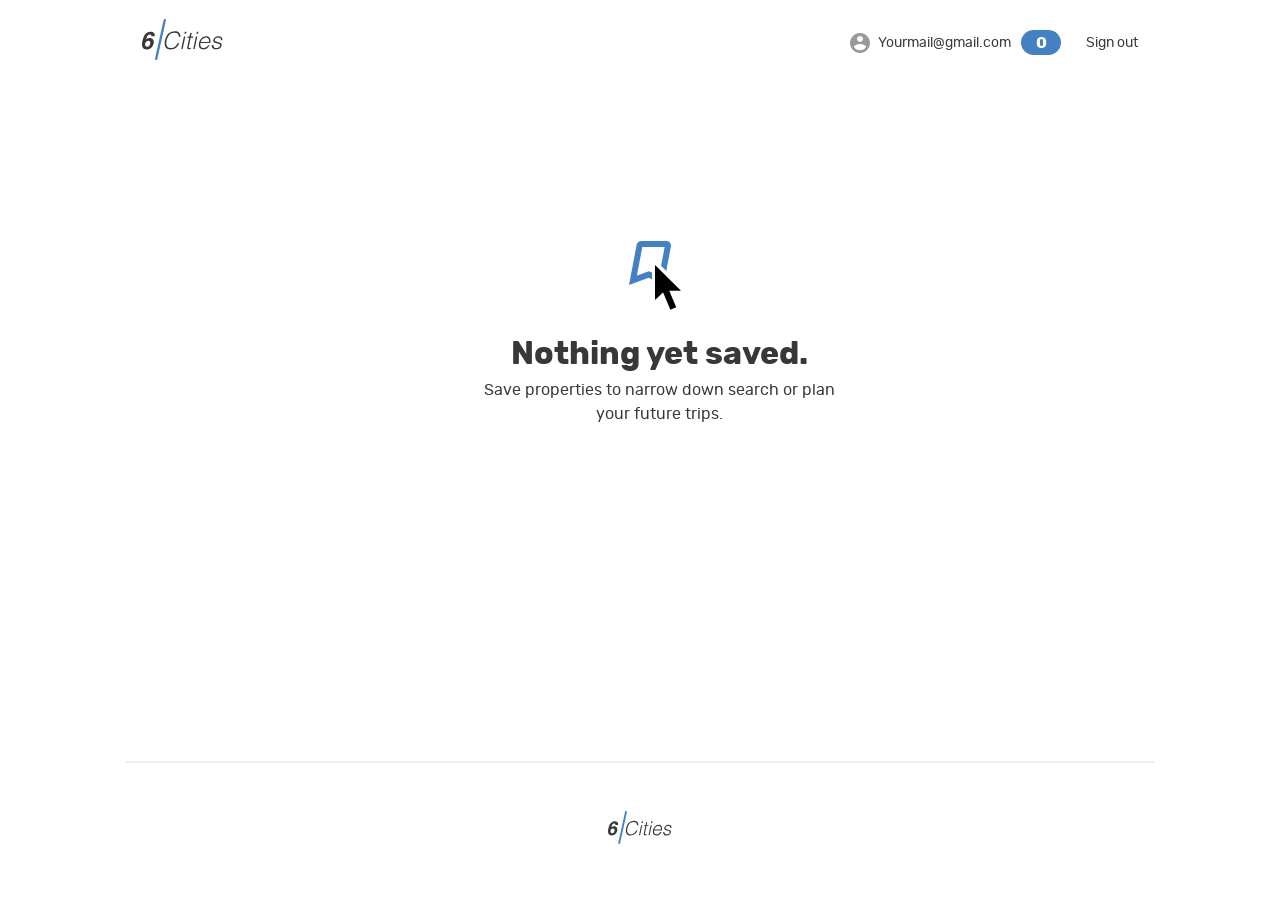
<file: markup/favorites-empty.html>
<!DOCTYPE html>
<html lang="en">
  <head>
    <meta charset="utf-8">
    <meta http-equiv="X-UA-Compatible" content="IE=edge">
    <meta name="viewport" content="width=device-width, initial-scale=1.0">
    <title>Rent service: favorites empty</title>
    <link rel="stylesheet" href="css/main.css">
  </head>

  <body>
    <div style="display: none">
      <!--
        Нет необходимости копировать данный блок в компоненты. Блок с `svg`-изображениями
        присутствует в разметке файла `index.html`.
      -->
      <svg xmlns="http://www.w3.org/2000/svg"><symbol id="icon-arrow-select" viewbox="0 0 7 4"><path fill-rule="evenodd" clip-rule="evenodd" d="M0 0l3.5 2.813L7 0v1.084L3.5 4 0 1.084V0z"></path></symbol><symbol id="icon-bookmark" viewbox="0 0 17 18"><path d="M3.993 2.185l.017-.092V2c0-.554.449-1 .99-1h10c.522 0 .957.41.997.923l-2.736 14.59-4.814-2.407-.39-.195-.408.153L1.31 16.44 3.993 2.185z"></path></symbol><symbol id="icon-star" viewbox="0 0 13 12"><path fill-rule="evenodd" clip-rule="evenodd" d="M6.5 9.644L10.517 12 9.451 7.56 13 4.573l-4.674-.386L6.5 0 4.673 4.187 0 4.573 3.549 7.56 2.483 12 6.5 9.644z"></path></symbol></svg>
    </div>

    <div class="page page--favorites-empty">
      <header class="header">
        <div class="container">
          <div class="header__wrapper">
            <div class="header__left">
              <a class="header__logo-link" href="main.html">
                <img class="header__logo" src="img/logo.svg" alt="Rent service logo" width="81" height="41">
              </a>
            </div>
            <nav class="header__nav">
              <ul class="header__nav-list">
                <li class="header__nav-item user">
                  <a class="header__nav-link header__nav-link--profile" href="#">
                    <div class="header__avatar-wrapper user__avatar-wrapper">
                    </div>
                    <span class="header__user-name user__name">Yourmail@gmail.com</span>
                    <span class="header__favorite-count">0</span>
                  </a>
                </li>
                <li class="header__nav-item">
                  <a class="header__nav-link" href="#">
                    <span class="header__signout">Sign out</span>
                  </a>
                </li>
              </ul>
            </nav>
          </div>
        </div>
      </header>

      <main class="page__main page__main--favorites page__main--favorites-empty">
        <div class="page__favorites-container container">
          <section class="favorites favorites--empty">
            <h1 class="visually-hidden">Favorites (empty)</h1>
            <div class="favorites__status-wrapper">
              <b class="favorites__status">Nothing yet saved.</b>
              <p class="favorites__status-description">Save properties to narrow down search or plan your future trips.</p>
            </div>
          </section>
        </div>
      </main>
      <footer class="footer">
        <a class="footer__logo-link" href="main.html">
          <img class="footer__logo" src="img/logo.svg" alt="Rent service logo" width="64" height="33">
        </a>
      </footer>
    </div>
  </body>
</html>
</file>
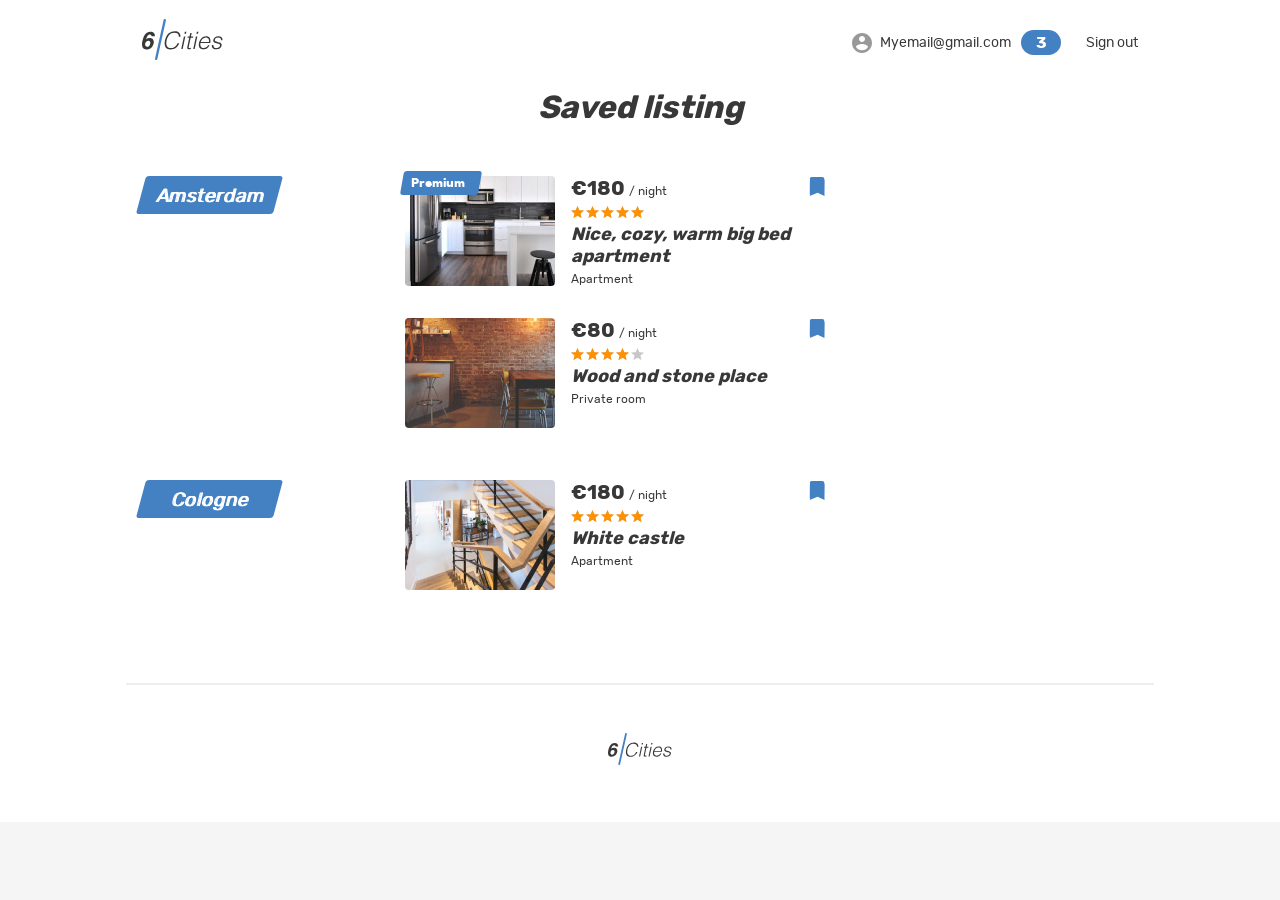
<file: markup/favorites.html>
<!DOCTYPE html>
<html lang="en">
  <head>
    <meta charset="utf-8">
    <meta http-equiv="X-UA-Compatible" content="IE=edge">
    <meta name="viewport" content="width=device-width, initial-scale=1.0">
    <title>Rent service: favorites</title>
    <link rel="stylesheet" href="css/main.css">
  </head>

  <body>
    <div style="display: none">
      <!--
        Нет необходимости копировать данный блок в компоненты. Блок с `svg`-изображениями
        присутствует в разметке файла `index.html`.
      -->
      <svg xmlns="http://www.w3.org/2000/svg"><symbol id="icon-arrow-select" viewbox="0 0 7 4"><path fill-rule="evenodd" clip-rule="evenodd" d="M0 0l3.5 2.813L7 0v1.084L3.5 4 0 1.084V0z"></path></symbol><symbol id="icon-bookmark" viewbox="0 0 17 18"><path d="M3.993 2.185l.017-.092V2c0-.554.449-1 .99-1h10c.522 0 .957.41.997.923l-2.736 14.59-4.814-2.407-.39-.195-.408.153L1.31 16.44 3.993 2.185z"></path></symbol><symbol id="icon-star" viewbox="0 0 13 12"><path fill-rule="evenodd" clip-rule="evenodd" d="M6.5 9.644L10.517 12 9.451 7.56 13 4.573l-4.674-.386L6.5 0 4.673 4.187 0 4.573 3.549 7.56 2.483 12 6.5 9.644z"></path></symbol></svg>
    </div>

    <div class="page">
      <header class="header">
        <div class="container">
          <div class="header__wrapper">
            <div class="header__left">
              <a class="header__logo-link" href="main.html">
                <img class="header__logo" src="img/logo.svg" alt="Rent service logo" width="81" height="41">
              </a>
            </div>
            <nav class="header__nav">
              <ul class="header__nav-list">
                <li class="header__nav-item user">
                  <a class="header__nav-link header__nav-link--profile" href="#">
                    <div class="header__avatar-wrapper user__avatar-wrapper">
                    </div>
                    <span class="header__user-name user__name">Myemail@gmail.com</span>
                    <span class="header__favorite-count">3</span>
                  </a>
                </li>
                <li class="header__nav-item">
                  <a class="header__nav-link" href="#">
                    <span class="header__signout">Sign out</span>
                  </a>
                </li>
              </ul>
            </nav>
          </div>
        </div>
      </header>

      <main class="page__main page__main--favorites">
        <div class="page__favorites-container container">
          <section class="favorites">
            <h1 class="favorites__title">Saved listing</h1>
            <ul class="favorites__list">
              <li class="favorites__locations-items">
                <div class="favorites__locations locations locations--current">
                  <div class="locations__item">
                    <a class="locations__item-link" href="#">
                      <span>Amsterdam</span>
                    </a>
                  </div>
                </div>
                <div class="favorites__places">
                  <article class="favorites__card place-card">
                    <div class="place-card__mark">
                      <span>Premium</span>
                    </div>
                    <div class="favorites__image-wrapper place-card__image-wrapper">
                      <a href="#">
                        <img class="place-card__image" src="img/apartment-small-03.jpg" width="150" height="110" alt="Place image">
                      </a>
                    </div>
                    <div class="favorites__card-info place-card__info">
                      <div class="place-card__price-wrapper">
                        <div class="place-card__price">
                          <b class="place-card__price-value">&euro;180</b>
                          <span class="place-card__price-text">&#47;&nbsp;night</span>
                        </div>
                        <button class="place-card__bookmark-button place-card__bookmark-button--active button" type="button">
                          <svg class="place-card__bookmark-icon" width="18" height="19">
                            <use xlink:href="#icon-bookmark"></use>
                          </svg>
                          <span class="visually-hidden">In bookmarks</span>
                        </button>
                      </div>
                      <div class="place-card__rating rating">
                        <div class="place-card__stars rating__stars">
                          <span style="width: 100%"></span>
                          <span class="visually-hidden">Rating</span>
                        </div>
                      </div>
                      <h2 class="place-card__name">
                        <a href="#">Nice, cozy, warm big bed apartment</a>
                      </h2>
                      <p class="place-card__type">Apartment</p>
                    </div>
                  </article>

                  <article class="favorites__card place-card">
                    <div class="favorites__image-wrapper place-card__image-wrapper">
                      <a href="#">
                        <img class="place-card__image" src="img/room-small.jpg" width="150" height="110" alt="Place image">
                      </a>
                    </div>
                    <div class="favorites__card-info place-card__info">
                      <div class="place-card__price-wrapper">
                        <div class="place-card__price">
                          <b class="place-card__price-value">&euro;80</b>
                          <span class="place-card__price-text">&#47;&nbsp;night</span>
                        </div>
                        <button class="place-card__bookmark-button place-card__bookmark-button--active button" type="button">
                          <svg class="place-card__bookmark-icon" width="18" height="19">
                            <use xlink:href="#icon-bookmark"></use>
                          </svg>
                          <span class="visually-hidden">In bookmarks</span>
                        </button>
                      </div>
                      <div class="place-card__rating rating">
                        <div class="place-card__stars rating__stars">
                          <span style="width: 80%"></span>
                          <span class="visually-hidden">Rating</span>
                        </div>
                      </div>
                      <h2 class="place-card__name">
                        <a href="#">Wood and stone place</a>
                      </h2>
                      <p class="place-card__type">Private room</p>
                    </div>
                  </article>
                </div>
              </li>

              <li class="favorites__locations-items">
                <div class="favorites__locations locations locations--current">
                  <div class="locations__item">
                    <a class="locations__item-link" href="#">
                      <span>Cologne</span>
                    </a>
                  </div>
                </div>
                <div class="favorites__places">
                  <article class="favorites__card place-card">
                    <div class="favorites__image-wrapper place-card__image-wrapper">
                      <a href="#">
                        <img class="place-card__image" src="img/apartment-small-04.jpg" width="150" height="110" alt="Place image">
                      </a>
                    </div>
                    <div class="favorites__card-info place-card__info">
                      <div class="place-card__price-wrapper">
                        <div class="place-card__price">
                          <b class="place-card__price-value">&euro;180</b>
                          <span class="place-card__price-text">&#47;&nbsp;night</span>
                        </div>
                        <button class="place-card__bookmark-button place-card__bookmark-button--active button" type="button">
                          <svg class="place-card__bookmark-icon" width="18" height="19">
                            <use xlink:href="#icon-bookmark"></use>
                          </svg>
                          <span class="visually-hidden">In bookmarks</span>
                        </button>
                      </div>
                      <div class="place-card__rating rating">
                        <div class="place-card__stars rating__stars">
                          <span style="width: 100%"></span>
                          <span class="visually-hidden">Rating</span>
                        </div>
                      </div>
                      <h2 class="place-card__name">
                        <a href="#">White castle</a>
                      </h2>
                      <p class="place-card__type">Apartment</p>
                    </div>
                  </article>
                </div>
              </li>
            </ul>
          </section>
        </div>
      </main>
      <footer class="footer container">
        <a class="footer__logo-link" href="main.html">
          <img class="footer__logo" src="img/logo.svg" alt="Rent service logo" width="64" height="33">
        </a>
      </footer>
    </div>
  </body>
</html>
</file>
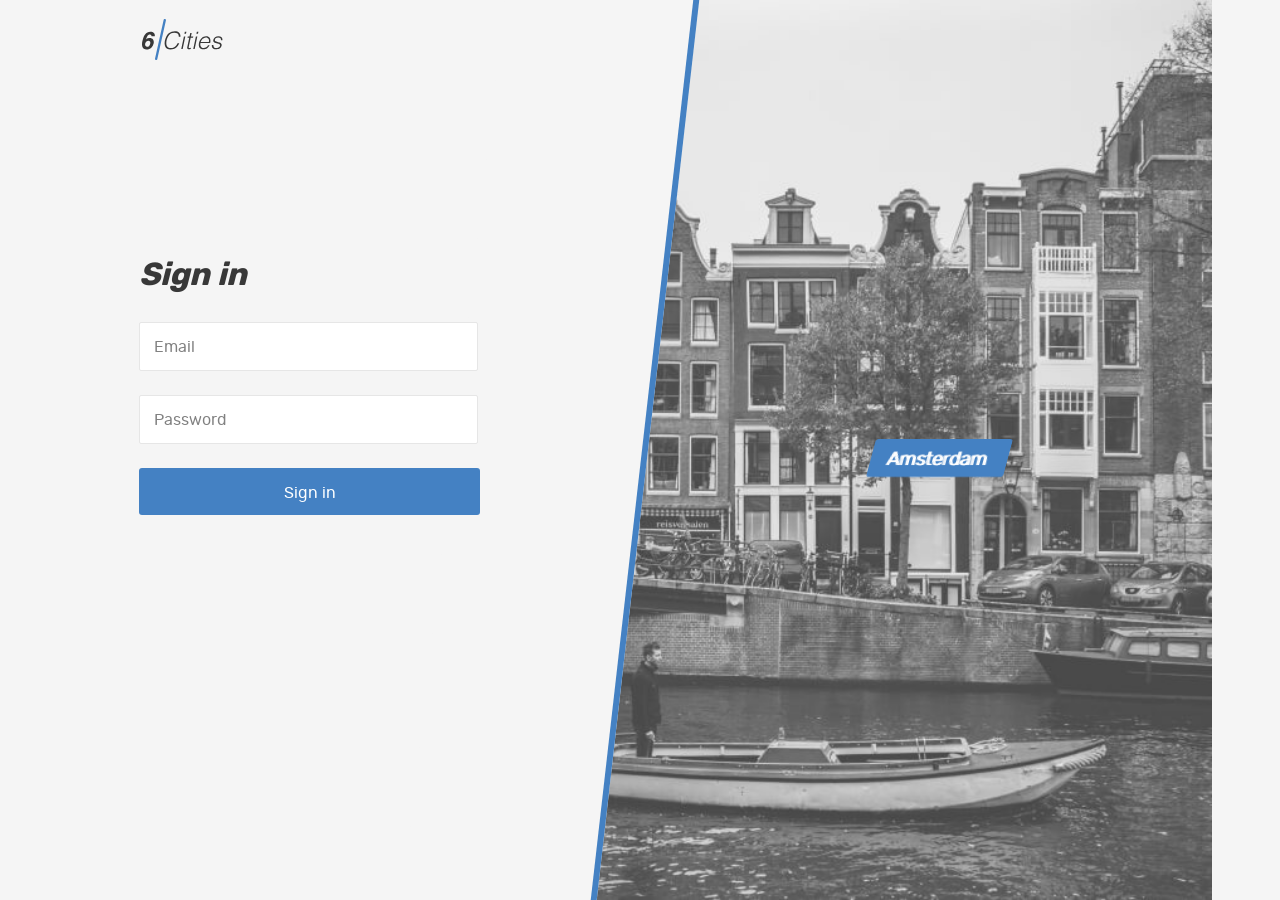
<file: markup/login.html>
<!DOCTYPE html>
<html lang="en">
  <head>
    <meta charset="utf-8">
    <meta http-equiv="X-UA-Compatible" content="IE=edge">
    <meta name="viewport" content="width=device-width, initial-scale=1.0">
    <title>Rent service: authorization</title>
    <link rel="stylesheet" href="css/main.css">
  </head>

  <body>
    <div style="display: none">
      <!--
        Нет необходимости копировать данный блок в компоненты. Блок с `svg`-изображениями
        присутствует в разметке файла `index.html`.
      -->
      <svg xmlns="http://www.w3.org/2000/svg"><symbol id="icon-arrow-select" viewbox="0 0 7 4"><path fill-rule="evenodd" clip-rule="evenodd" d="M0 0l3.5 2.813L7 0v1.084L3.5 4 0 1.084V0z"></path></symbol><symbol id="icon-bookmark" viewbox="0 0 17 18"><path d="M3.993 2.185l.017-.092V2c0-.554.449-1 .99-1h10c.522 0 .957.41.997.923l-2.736 14.59-4.814-2.407-.39-.195-.408.153L1.31 16.44 3.993 2.185z"></path></symbol><symbol id="icon-star" viewbox="0 0 13 12"><path fill-rule="evenodd" clip-rule="evenodd" d="M6.5 9.644L10.517 12 9.451 7.56 13 4.573l-4.674-.386L6.5 0 4.673 4.187 0 4.573 3.549 7.56 2.483 12 6.5 9.644z"></path></symbol></svg>
    </div>

    <div class="page page--gray page--login">
      <header class="header">
        <div class="container">
          <div class="header__wrapper">
            <div class="header__left">
              <a class="header__logo-link" href="main.html">
                <img class="header__logo" src="img/logo.svg" alt="Rent service logo" width="81" height="41">
              </a>
            </div>
          </div>
        </div>
      </header>

      <main class="page__main page__main--login">
        <div class="page__login-container container">
          <section class="login">
            <h1 class="login__title">Sign in</h1>
            <form class="login__form form" action="#" method="post">
              <div class="login__input-wrapper form__input-wrapper">
                <label class="visually-hidden">E-mail</label>
                <input class="login__input form__input" type="email" name="email" placeholder="Email" required="">
              </div>
              <div class="login__input-wrapper form__input-wrapper">
                <label class="visually-hidden">Password</label>
                <input class="login__input form__input" type="password" name="password" placeholder="Password" required="">
              </div>
              <button class="login__submit form__submit button" type="submit">Sign in</button>
            </form>
          </section>
          <section class="locations locations--login locations--current">
            <div class="locations__item">
              <a class="locations__item-link" href="#">
                <span>Amsterdam</span>
              </a>
            </div>
          </section>
        </div>
      </main>
    </div>
  </body>
</html>
</file>
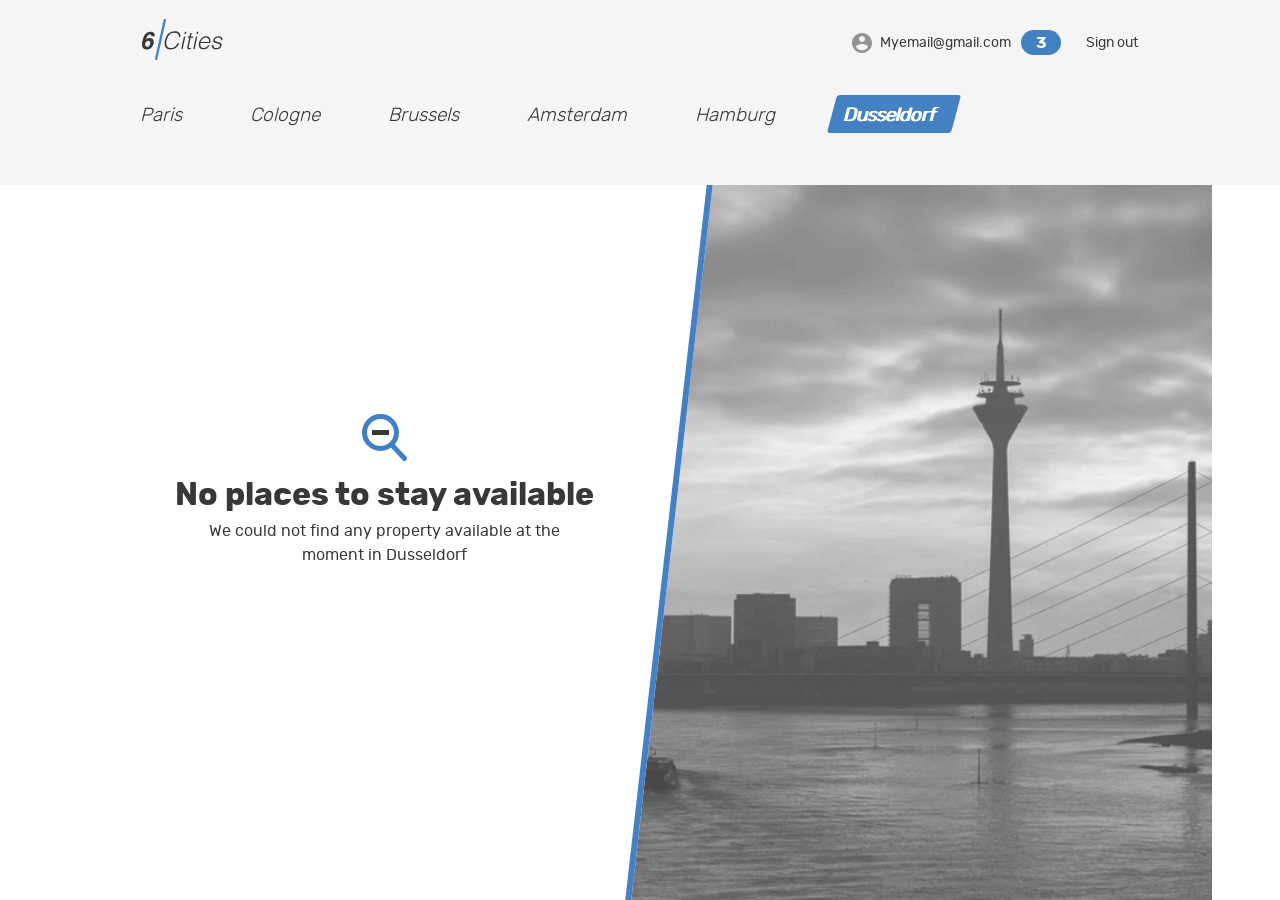
<file: markup/main-empty.html>
<!DOCTYPE html>
<html lang="en">
  <head>
    <meta charset="utf-8">
    <meta http-equiv="X-UA-Compatible" content="IE=edge">
    <meta name="viewport" content="width=device-width, initial-scale=1.0">
    <title>Rent service</title>
    <link rel="stylesheet" href="css/main.css">
  </head>

  <body>
    <div style="display: none">
      <!--
        Нет необходимости копировать данный блок в компоненты. Блок с `svg`-изображениями
        присутствует в разметке файла `index.html`.
      -->
      <svg xmlns="http://www.w3.org/2000/svg"><symbol id="icon-arrow-select" viewbox="0 0 7 4"><path fill-rule="evenodd" clip-rule="evenodd" d="M0 0l3.5 2.813L7 0v1.084L3.5 4 0 1.084V0z"></path></symbol><symbol id="icon-bookmark" viewbox="0 0 17 18"><path d="M3.993 2.185l.017-.092V2c0-.554.449-1 .99-1h10c.522 0 .957.41.997.923l-2.736 14.59-4.814-2.407-.39-.195-.408.153L1.31 16.44 3.993 2.185z"></path></symbol><symbol id="icon-star" viewbox="0 0 13 12"><path fill-rule="evenodd" clip-rule="evenodd" d="M6.5 9.644L10.517 12 9.451 7.56 13 4.573l-4.674-.386L6.5 0 4.673 4.187 0 4.573 3.549 7.56 2.483 12 6.5 9.644z"></path></symbol></svg>
    </div>

    <div class="page page--gray page--main">
      <header class="header">
        <div class="container">
          <div class="header__wrapper">
            <div class="header__left">
              <a class="header__logo-link header__logo-link--active">
                <img class="header__logo" src="img/logo.svg" alt="Rent service logo" width="81" height="41">
              </a>
            </div>
            <nav class="header__nav">
              <ul class="header__nav-list">
                <li class="header__nav-item user">
                  <a class="header__nav-link header__nav-link--profile" href="#">
                    <div class="header__avatar-wrapper user__avatar-wrapper">
                    </div>
                    <span class="header__user-name user__name">Myemail@gmail.com</span>
                    <span class="header__favorite-count">3</span>
                  </a>
                </li>
                <li class="header__nav-item">
                  <a class="header__nav-link" href="#">
                    <span class="header__signout">Sign out</span>
                  </a>
                </li>
              </ul>
            </nav>
          </div>
        </div>
      </header>

      <main class="page__main page__main--index page__main--index-empty">
        <h1 class="visually-hidden">Cities</h1>
        <div class="tabs">
          <section class="locations container">
            <ul class="locations__list tabs__list">
              <li class="locations__item">
                <a class="locations__item-link tabs__item" href="#">
                  <span>Paris</span>
                </a>
              </li>
              <li class="locations__item">
                <a class="locations__item-link tabs__item" href="#">
                  <span>Cologne</span>
                </a>
              </li>
              <li class="locations__item">
                <a class="locations__item-link tabs__item" href="#">
                  <span>Brussels</span>
                </a>
              </li>
              <li class="locations__item">
                <a class="locations__item-link tabs__item">
                  <span>Amsterdam</span>
                </a>
              </li>
              <li class="locations__item">
                <a class="locations__item-link tabs__item" href="#">
                  <span>Hamburg</span>
                </a>
              </li>
              <li class="locations__item">
                <a class="locations__item-link tabs__item tabs__item--active" href="#">
                  <span>Dusseldorf</span>
                </a>
              </li>
            </ul>
          </section>
        </div>
        <div class="cities">
          <div class="cities__places-container cities__places-container--empty container">
            <section class="cities__no-places">
              <div class="cities__status-wrapper tabs__content">
                <b class="cities__status">No places to stay available</b>
                <p class="cities__status-description">We could not find any property available at the moment in Dusseldorf</p>
              </div>
            </section>
            <div class="cities__right-section"></div>
          </div>
        </div>
      </main>
    </div></body>

</html>
</file>
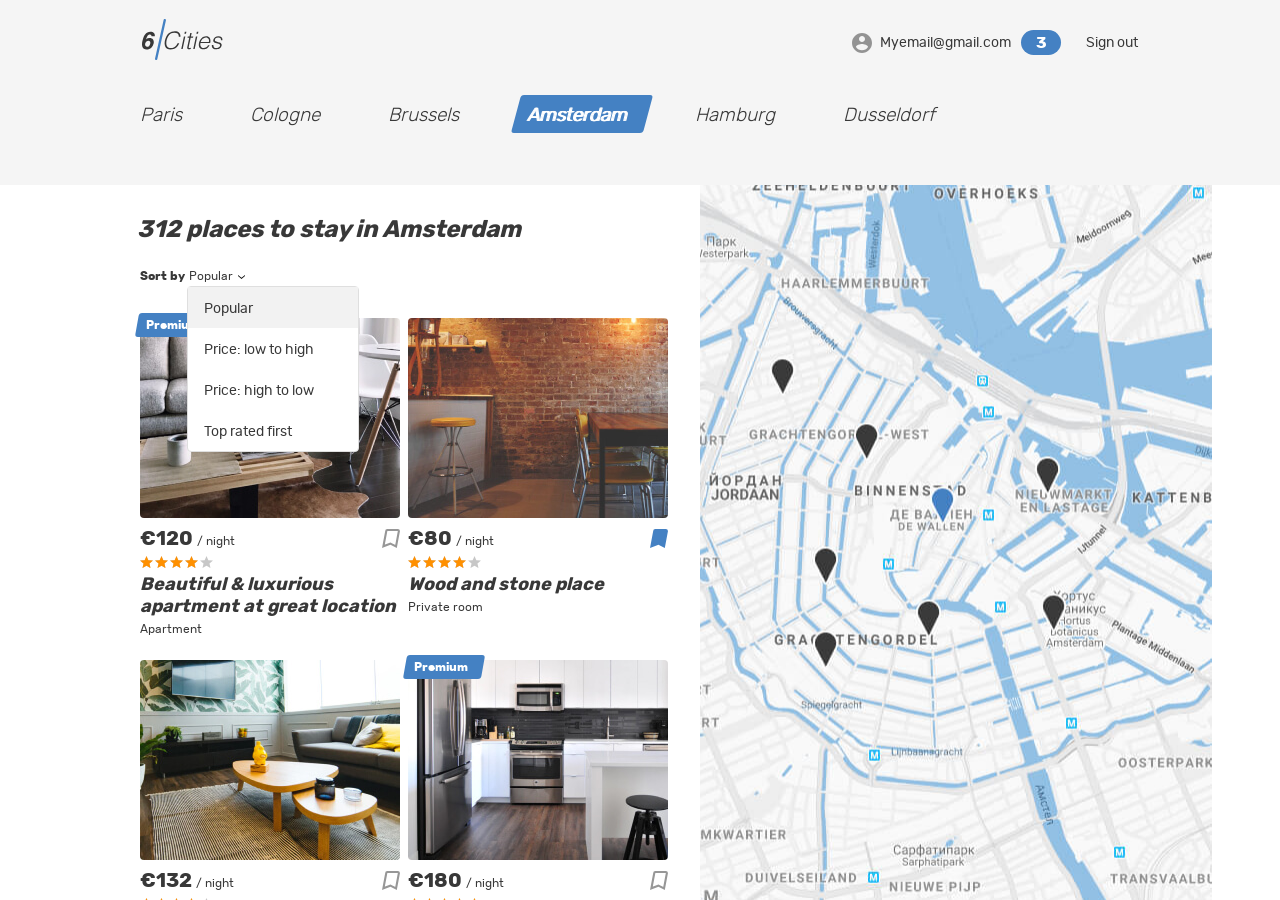
<file: markup/main.html>
<!DOCTYPE html>
<html lang="en">
  <head>
    <meta charset="utf-8">
    <meta http-equiv="X-UA-Compatible" content="IE=edge">
    <meta name="viewport" content="width=device-width, initial-scale=1.0">
    <title>Rent service</title>
    <link rel="stylesheet" href="css/main.css">
  </head>

  <body>
    <div style="display: none">
      <!--
        Нет необходимости копировать данный блок в компоненты. Блок с `svg`-изображениями
        присутствует в разметке файла `index.html`.
      -->
      <svg xmlns="http://www.w3.org/2000/svg"><symbol id="icon-arrow-select" viewbox="0 0 7 4"><path fill-rule="evenodd" clip-rule="evenodd" d="M0 0l3.5 2.813L7 0v1.084L3.5 4 0 1.084V0z"></path></symbol><symbol id="icon-bookmark" viewbox="0 0 17 18"><path d="M3.993 2.185l.017-.092V2c0-.554.449-1 .99-1h10c.522 0 .957.41.997.923l-2.736 14.59-4.814-2.407-.39-.195-.408.153L1.31 16.44 3.993 2.185z"></path></symbol><symbol id="icon-star" viewbox="0 0 13 12"><path fill-rule="evenodd" clip-rule="evenodd" d="M6.5 9.644L10.517 12 9.451 7.56 13 4.573l-4.674-.386L6.5 0 4.673 4.187 0 4.573 3.549 7.56 2.483 12 6.5 9.644z"></path></symbol></svg>
    </div>

    <div class="page page--gray page--main">
      <header class="header">
        <div class="container">
          <div class="header__wrapper">
            <div class="header__left">
              <a class="header__logo-link header__logo-link--active">
                <img class="header__logo" src="img/logo.svg" alt="Rent service logo" width="81" height="41">
              </a>
            </div>
            <nav class="header__nav">
              <ul class="header__nav-list">
                <li class="header__nav-item user">
                  <a class="header__nav-link header__nav-link--profile" href="#">
                    <div class="header__avatar-wrapper user__avatar-wrapper">
                    </div>
                    <span class="header__user-name user__name">Myemail@gmail.com</span>
                    <span class="header__favorite-count">3</span>
                  </a>
                </li>
                <li class="header__nav-item">
                  <a class="header__nav-link" href="#">
                    <span class="header__signout">Sign out</span>
                  </a>
                </li>
              </ul>
            </nav>
          </div>
        </div>
      </header>

      <main class="page__main page__main--index">
        <h1 class="visually-hidden">Cities</h1>
        <div class="tabs">
          <section class="locations container">
            <ul class="locations__list tabs__list">
              <li class="locations__item">
                <a class="locations__item-link tabs__item" href="#">
                  <span>Paris</span>
                </a>
              </li>
              <li class="locations__item">
                <a class="locations__item-link tabs__item" href="#">
                  <span>Cologne</span>
                </a>
              </li>
              <li class="locations__item">
                <a class="locations__item-link tabs__item" href="#">
                  <span>Brussels</span>
                </a>
              </li>
              <li class="locations__item">
                <a class="locations__item-link tabs__item tabs__item--active">
                  <span>Amsterdam</span>
                </a>
              </li>
              <li class="locations__item">
                <a class="locations__item-link tabs__item" href="#">
                  <span>Hamburg</span>
                </a>
              </li>
              <li class="locations__item">
                <a class="locations__item-link tabs__item" href="#">
                  <span>Dusseldorf</span>
                </a>
              </li>
            </ul>
          </section>
        </div>
        <div class="cities">
          <div class="cities__places-container container">
            <section class="cities__places places">
              <h2 class="visually-hidden">Places</h2>
              <b class="places__found">312 places to stay in Amsterdam</b>
              <form class="places__sorting" action="#" method="get">
                <span class="places__sorting-caption">Sort by</span>
                <span class="places__sorting-type" tabindex="0">
                  Popular
                  <svg class="places__sorting-arrow" width="7" height="4">
                    <use xlink:href="#icon-arrow-select"></use>
                  </svg>
                </span>
                <ul class="places__options places__options--custom places__options--opened">
                  <li class="places__option places__option--active" tabindex="0">Popular</li>
                  <li class="places__option" tabindex="0">Price: low to high</li>
                  <li class="places__option" tabindex="0">Price: high to low</li>
                  <li class="places__option" tabindex="0">Top rated first</li>
                </ul>
              </form>
              <div class="cities__places-list places__list tabs__content">
                <article class="cities__card place-card">
                  <div class="place-card__mark">
                    <span>Premium</span>
                  </div>
                  <div class="cities__image-wrapper place-card__image-wrapper">
                    <a href="#">
                      <img class="place-card__image" src="img/apartment-01.jpg" width="260" height="200" alt="Place image">
                    </a>
                  </div>
                  <div class="place-card__info">
                    <div class="place-card__price-wrapper">
                      <div class="place-card__price">
                        <b class="place-card__price-value">&euro;120</b>
                        <span class="place-card__price-text">&#47;&nbsp;night</span>
                      </div>
                      <button class="place-card__bookmark-button button" type="button">
                        <svg class="place-card__bookmark-icon" width="18" height="19">
                          <use xlink:href="#icon-bookmark"></use>
                        </svg>
                        <span class="visually-hidden">To bookmarks</span>
                      </button>
                    </div>
                    <div class="place-card__rating rating">
                      <div class="place-card__stars rating__stars">
                        <span style="width: 80%"></span>
                        <span class="visually-hidden">Rating</span>
                      </div>
                    </div>
                    <h2 class="place-card__name">
                      <a href="#">Beautiful &amp; luxurious apartment at great location</a>
                    </h2>
                    <p class="place-card__type">Apartment</p>
                  </div>
                </article>

                <article class="cities__card place-card">
                  <div class="cities__image-wrapper place-card__image-wrapper">
                    <a href="#">
                      <img class="place-card__image" src="img/room.jpg" width="260" height="200" alt="Place image">
                    </a>
                  </div>
                  <div class="place-card__info">
                    <div class="place-card__price-wrapper">
                      <div class="place-card__price">
                        <b class="place-card__price-value">&euro;80</b>
                        <span class="place-card__price-text">&#47;&nbsp;night</span>
                      </div>
                      <button class="place-card__bookmark-button place-card__bookmark-button--active button" type="button">
                        <svg class="place-card__bookmark-icon" width="18" height="19">
                          <use xlink:href="#icon-bookmark"></use>
                        </svg>
                        <span class="visually-hidden">In bookmarks</span>
                      </button>
                    </div>
                    <div class="place-card__rating rating">
                      <div class="place-card__stars rating__stars">
                        <span style="width: 80%"></span>
                        <span class="visually-hidden">Rating</span>
                      </div>
                    </div>
                    <h2 class="place-card__name">
                      <a href="#">Wood and stone place</a>
                    </h2>
                    <p class="place-card__type">Private room</p>
                  </div>
                </article>

                <article class="cities__card place-card">
                  <div class="cities__image-wrapper place-card__image-wrapper">
                    <a href="#">
                      <img class="place-card__image" src="img/apartment-02.jpg" width="260" height="200" alt="Place image">
                    </a>
                  </div>
                  <div class="place-card__info">
                    <div class="place-card__price-wrapper">
                      <div class="place-card__price">
                        <b class="place-card__price-value">&euro;132</b>
                        <span class="place-card__price-text">&#47;&nbsp;night</span>
                      </div>
                      <button class="place-card__bookmark-button button" type="button">
                        <svg class="place-card__bookmark-icon" width="18" height="19">
                          <use xlink:href="#icon-bookmark"></use>
                        </svg>
                        <span class="visually-hidden">To bookmarks</span>
                      </button>
                    </div>
                    <div class="place-card__rating rating">
                      <div class="place-card__stars rating__stars">
                        <span style="width: 80%"></span>
                        <span class="visually-hidden">Rating</span>
                      </div>
                    </div>
                    <h2 class="place-card__name">
                      <a href="#">Canal View Prinsengracht</a>
                    </h2>
                    <p class="place-card__type">Apartment</p>
                  </div>
                </article>

                <article class="cities__card place-card">
                  <div class="place-card__mark">
                    <span>Premium</span>
                  </div>
                  <div class="cities__image-wrapper place-card__image-wrapper">
                    <a href="#">
                      <img class="place-card__image" src="img/apartment-03.jpg" width="260" height="200" alt="Place image">
                    </a>
                  </div>
                  <div class="place-card__info">
                    <div class="place-card__price-wrapper">
                      <div class="place-card__price">
                        <b class="place-card__price-value">&euro;180</b>
                        <span class="place-card__price-text">&#47;&nbsp;night</span>
                      </div>
                      <button class="place-card__bookmark-button button" type="button">
                        <svg class="place-card__bookmark-icon" width="18" height="19">
                          <use xlink:href="#icon-bookmark"></use>
                        </svg>
                        <span class="visually-hidden">To bookmarks</span>
                      </button>
                    </div>
                    <div class="place-card__rating rating">
                      <div class="place-card__stars rating__stars">
                        <span style="width: 100%"></span>
                        <span class="visually-hidden">Rating</span>
                      </div>
                    </div>
                    <h2 class="place-card__name">
                      <a href="#">Nice, cozy, warm big bed apartment</a>
                    </h2>
                    <p class="place-card__type">Apartment</p>
                  </div>
                </article>

                <article class="cities__card place-card">
                  <div class="cities__image-wrapper place-card__image-wrapper">
                    <a href="#">
                      <img class="place-card__image" src="img/room.jpg" width="260" height="200" alt="Place image">
                    </a>
                  </div>
                  <div class="place-card__info">
                    <div class="place-card__price-wrapper">
                      <div class="place-card__price">
                        <b class="place-card__price-value">&euro;80</b>
                        <span class="place-card__price-text">&#47;&nbsp;night</span>
                      </div>
                      <button class="place-card__bookmark-button place-card__bookmark-button--active button" type="button">
                        <svg class="place-card__bookmark-icon" width="18" height="19">
                          <use xlink:href="#icon-bookmark"></use>
                        </svg>
                        <span class="visually-hidden">In bookmarks</span>
                      </button>
                    </div>
                    <div class="place-card__rating rating">
                      <div class="place-card__stars rating__stars">
                        <span style="width: 80%"></span>
                        <span class="visually-hidden">Rating</span>
                      </div>
                    </div>
                    <h2 class="place-card__name">
                      <a href="#">Wood and stone place</a>
                    </h2>
                    <p class="place-card__type">Private room</p>
                  </div>
                </article>
              </div>
            </section>
            <div class="cities__right-section">
              <section class="cities__map map"></section>
            </div>
          </div>
        </div>
      </main>
    </div>
  </body>
</html>
</file>
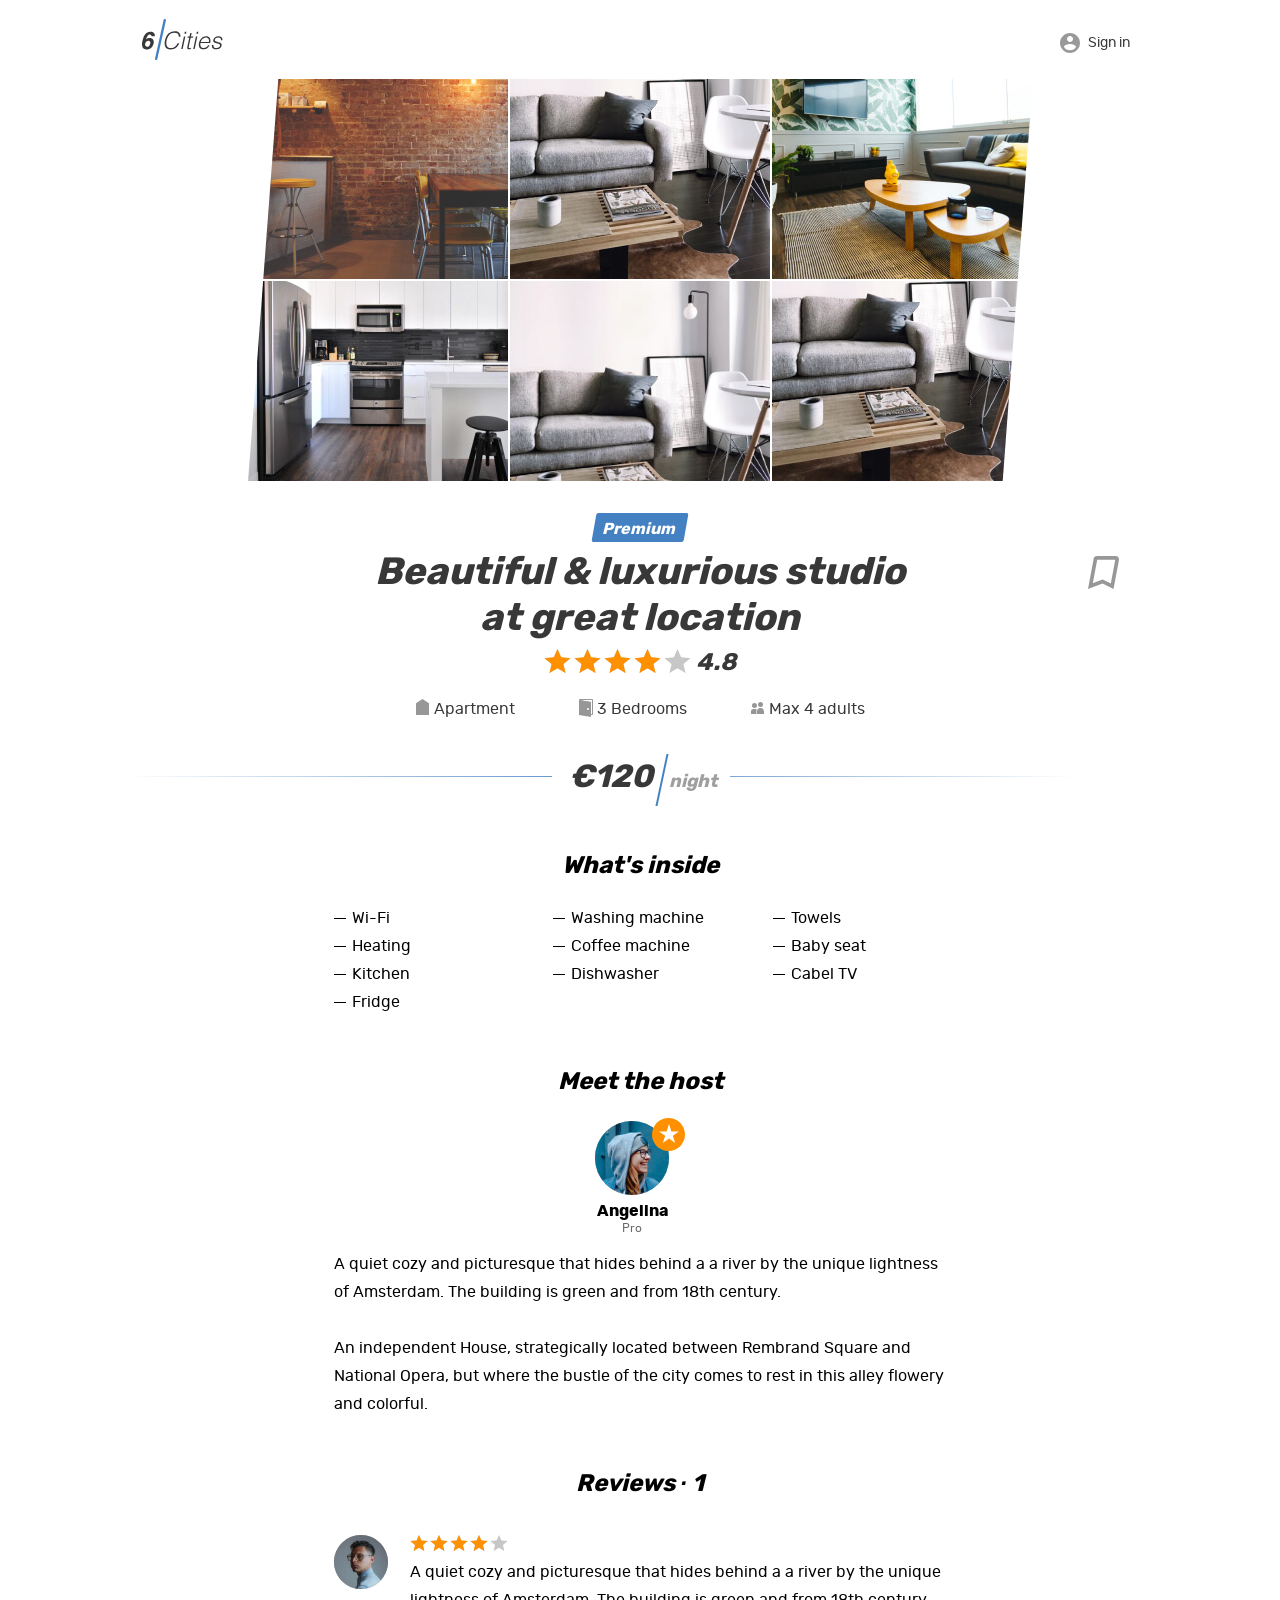
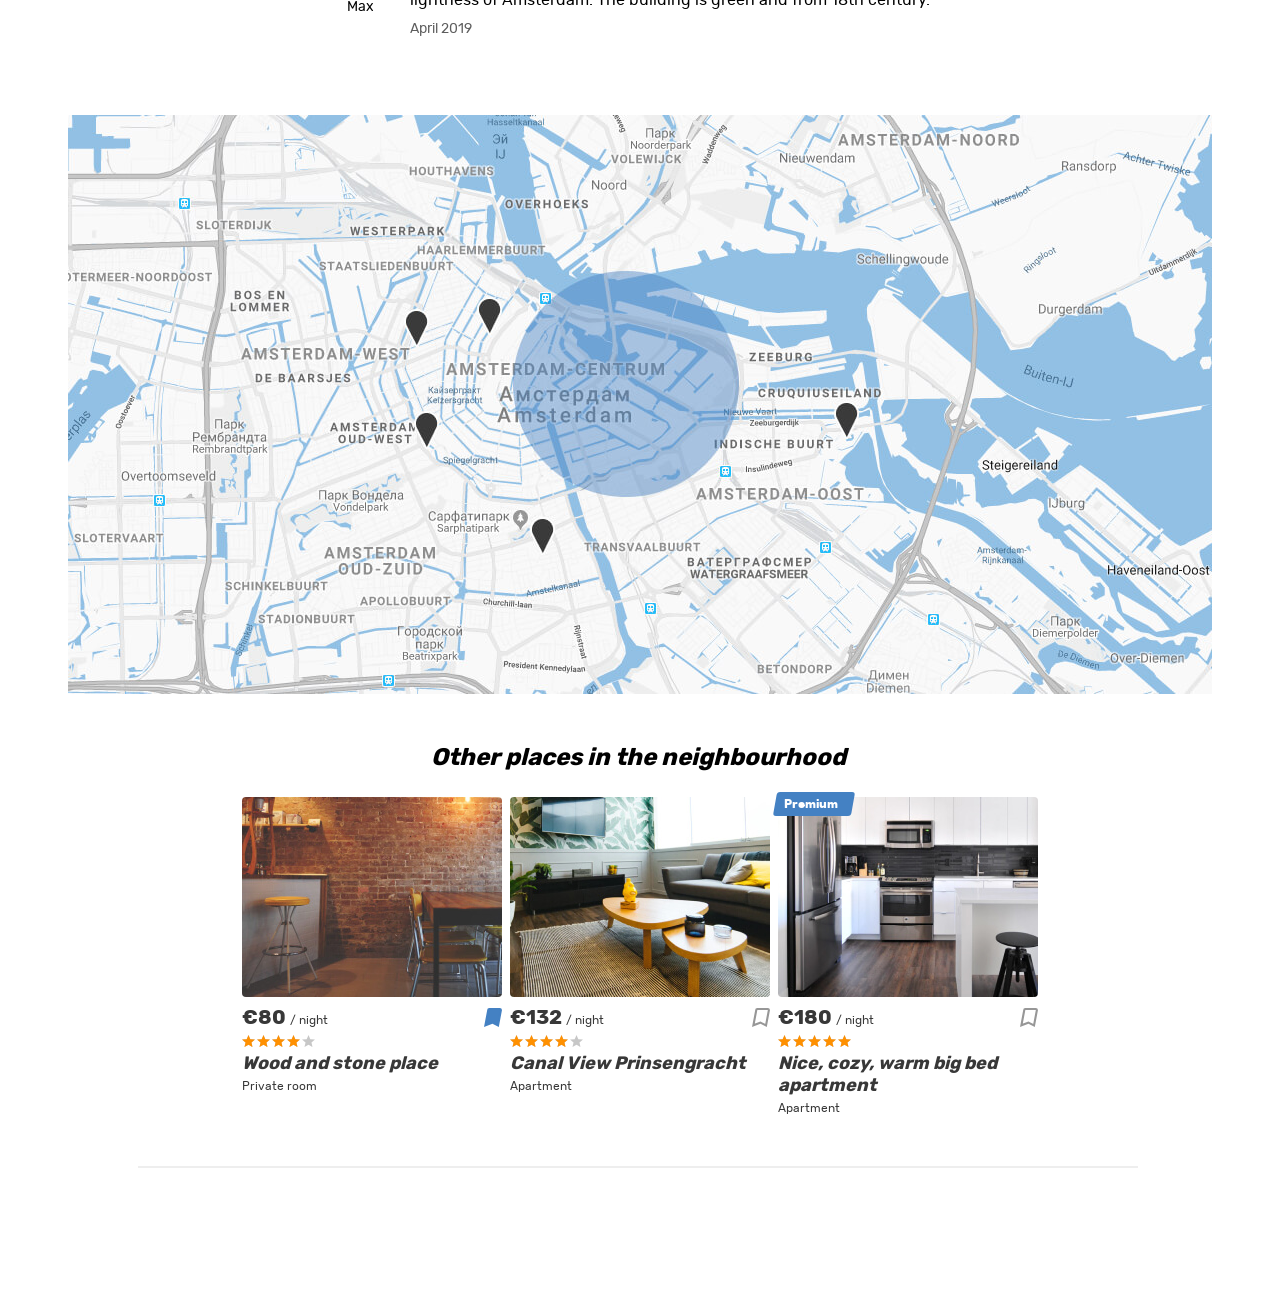
<file: markup/offer-not-logged.html>
<!DOCTYPE html>
<html lang="en">
  <head>
    <meta charset="utf-8">
    <meta http-equiv="X-UA-Compatible" content="IE=edge">
    <meta name="viewport" content="width=device-width, initial-scale=1.0">
    <title>Rent service: offer</title>
    <link rel="stylesheet" href="css/main.css">
  </head>

  <body>
    <div style="display: none">
      <!--
        Нет необходимости копировать данный блок в компоненты. Блок с `svg`-изображениями
        присутствует в разметке файла `index.html`.
      -->
      <svg xmlns="http://www.w3.org/2000/svg"><symbol id="icon-arrow-select" viewbox="0 0 7 4"><path fill-rule="evenodd" clip-rule="evenodd" d="M0 0l3.5 2.813L7 0v1.084L3.5 4 0 1.084V0z"></path></symbol><symbol id="icon-bookmark" viewbox="0 0 17 18"><path d="M3.993 2.185l.017-.092V2c0-.554.449-1 .99-1h10c.522 0 .957.41.997.923l-2.736 14.59-4.814-2.407-.39-.195-.408.153L1.31 16.44 3.993 2.185z"></path></symbol><symbol id="icon-star" viewbox="0 0 13 12"><path fill-rule="evenodd" clip-rule="evenodd" d="M6.5 9.644L10.517 12 9.451 7.56 13 4.573l-4.674-.386L6.5 0 4.673 4.187 0 4.573 3.549 7.56 2.483 12 6.5 9.644z"></path></symbol></svg>
    </div>

    <div class="page">
      <header class="header">
        <div class="container">
          <div class="header__wrapper">
            <div class="header__left">
              <a class="header__logo-link" href="main.html">
                <img class="header__logo" src="img/logo.svg" alt="Rent service logo" width="81" height="41">
              </a>
            </div>
            <nav class="header__nav">
              <ul class="header__nav-list">
                <li class="header__nav-item user">
                  <a class="header__nav-link header__nav-link--profile" href="#">
                    <div class="header__avatar-wrapper user__avatar-wrapper">
                    </div>
                    <span class="header__login">Sign in</span>
                  </a>
                </li>
              </ul>
            </nav>
          </div>
        </div>
      </header>

      <main class="page__main page__main--offer">
        <section class="offer">
          <div class="offer__gallery-container container">
            <div class="offer__gallery">
              <div class="offer__image-wrapper">
                <img class="offer__image" src="img/room.jpg" alt="Photo studio">
              </div>
              <div class="offer__image-wrapper">
                <img class="offer__image" src="img/apartment-01.jpg" alt="Photo studio">
              </div>
              <div class="offer__image-wrapper">
                <img class="offer__image" src="img/apartment-02.jpg" alt="Photo studio">
              </div>
              <div class="offer__image-wrapper">
                <img class="offer__image" src="img/apartment-03.jpg" alt="Photo studio">
              </div>
              <div class="offer__image-wrapper">
                <img class="offer__image" src="img/studio-01.jpg" alt="Photo studio">
              </div>
              <div class="offer__image-wrapper">
                <img class="offer__image" src="img/apartment-01.jpg" alt="Photo studio">
              </div>
            </div>
          </div>
          <div class="offer__container container">
            <div class="offer__wrapper">
              <div class="offer__mark">
                <span>Premium</span>
              </div>
              <div class="offer__name-wrapper">
                <h1 class="offer__name">
                  Beautiful &amp; luxurious studio at great location
                </h1>
                <button class="offer__bookmark-button button" type="button">
                  <svg class="offer__bookmark-icon" width="31" height="33">
                    <use xlink:href="#icon-bookmark"></use>
                  </svg>
                  <span class="visually-hidden">To bookmarks</span>
                </button>
              </div>
              <div class="offer__rating rating">
                <div class="offer__stars rating__stars">
                  <span style="width: 80%"></span>
                  <span class="visually-hidden">Rating</span>
                </div>
                <span class="offer__rating-value rating__value">4.8</span>
              </div>
              <ul class="offer__features">
                <li class="offer__feature offer__feature--entire">
                  Apartment
                </li>
                <li class="offer__feature offer__feature--bedrooms">
                  3 Bedrooms
                </li>
                <li class="offer__feature offer__feature--adults">
                  Max 4 adults
                </li>
              </ul>
              <div class="offer__price">
                <b class="offer__price-value">&euro;120</b>
                <span class="offer__price-text">&nbsp;night</span>
              </div>
              <div class="offer__inside">
                <h2 class="offer__inside-title">What&apos;s inside</h2>
                <ul class="offer__inside-list">
                  <li class="offer__inside-item">
                    Wi-Fi
                  </li>
                  <li class="offer__inside-item">
                    Washing machine
                  </li>
                  <li class="offer__inside-item">
                    Towels
                  </li>
                  <li class="offer__inside-item">
                    Heating
                  </li>
                  <li class="offer__inside-item">
                    Coffee machine
                  </li>
                  <li class="offer__inside-item">
                    Baby seat
                  </li>
                  <li class="offer__inside-item">
                    Kitchen
                  </li>
                  <li class="offer__inside-item">
                    Dishwasher
                  </li>
                  <li class="offer__inside-item">
                    Cabel TV
                  </li>
                  <li class="offer__inside-item">
                    Fridge
                  </li>
                </ul>
              </div>
              <div class="offer__host">
                <h2 class="offer__host-title">Meet the host</h2>
                <div class="offer__host-user user">
                  <div class="offer__avatar-wrapper offer__avatar-wrapper--pro user__avatar-wrapper">
                    <img class="offer__avatar user__avatar" src="img/avatar-angelina.jpg" width="74" height="74" alt="Host avatar">
                  </div>
                  <span class="offer__user-name">
                    Angelina
                  </span>
                  <span class="offer__user-status">
                    Pro
                  </span>
                </div>
                <div class="offer__description">
                  <p class="offer__text">
                    A quiet cozy and picturesque that hides behind a a river by the unique lightness of Amsterdam. The building is green and from 18th century.
                  </p>
                  <p class="offer__text">
                    An independent House, strategically located between Rembrand Square and National Opera, but where the bustle of the city comes to rest in this alley flowery and colorful.
                  </p>
                </div>
              </div>
              <section class="offer__reviews reviews">
                <h2 class="reviews__title">Reviews &middot; <span class="reviews__amount">1</span></h2>
                <ul class="reviews__list">
                  <li class="reviews__item">
                    <div class="reviews__user user">
                      <div class="reviews__avatar-wrapper user__avatar-wrapper">
                        <img class="reviews__avatar user__avatar" src="img/avatar-max.jpg" width="54" height="54" alt="Reviews avatar">
                      </div>
                      <span class="reviews__user-name">
                        Max
                      </span>
                    </div>
                    <div class="reviews__info">
                      <div class="reviews__rating rating">
                        <div class="reviews__stars rating__stars">
                          <span style="width: 80%"></span>
                          <span class="visually-hidden">Rating</span>
                        </div>
                      </div>
                      <p class="reviews__text">
                        A quiet cozy and picturesque that hides behind a a river by the unique lightness of Amsterdam. The building is green and from 18th century.
                      </p>
                      <time class="reviews__time" datetime="2019-04-24">April 2019</time>
                    </div>
                  </li>
                </ul>
              </section>
            </div>
          </div>
          <section class="offer__map map"></section>
        </section>
        <div class="container">
          <section class="near-places places">
            <h2 class="near-places__title">Other places in the neighbourhood</h2>
            <div class="near-places__list places__list">
              <article class="near-places__card place-card">
                <div class="near-places__image-wrapper place-card__image-wrapper">
                  <a href="#">
                    <img class="place-card__image" src="img/room.jpg" width="260" height="200" alt="Place image">
                  </a>
                </div>
                <div class="place-card__info">
                  <div class="place-card__price-wrapper">
                    <div class="place-card__price">
                      <b class="place-card__price-value">&euro;80</b>
                      <span class="place-card__price-text">&#47;&nbsp;night</span>
                    </div>
                    <button class="place-card__bookmark-button place-card__bookmark-button--active button" type="button">
                      <svg class="place-card__bookmark-icon" width="18" height="19">
                        <use xlink:href="#icon-bookmark"></use>
                      </svg>
                      <span class="visually-hidden">In bookmarks</span>
                    </button>
                  </div>
                  <div class="place-card__rating rating">
                    <div class="place-card__stars rating__stars">
                      <span style="width: 80%"></span>
                      <span class="visually-hidden">Rating</span>
                    </div>
                  </div>
                  <h2 class="place-card__name">
                    <a href="#">Wood and stone place</a>
                  </h2>
                  <p class="place-card__type">Private room</p>
                </div>
              </article>

              <article class="near-places__card place-card">
                <div class="near-places__image-wrapper place-card__image-wrapper">
                  <a href="#">
                    <img class="place-card__image" src="img/apartment-02.jpg" width="260" height="200" alt="Place image">
                  </a>
                </div>
                <div class="place-card__info">
                  <div class="place-card__price-wrapper">
                    <div class="place-card__price">
                      <b class="place-card__price-value">&euro;132</b>
                      <span class="place-card__price-text">&#47;&nbsp;night</span>
                    </div>
                    <button class="place-card__bookmark-button button" type="button">
                      <svg class="place-card__bookmark-icon" width="18" height="19">
                        <use xlink:href="#icon-bookmark"></use>
                      </svg>
                      <span class="visually-hidden">To bookmarks</span>
                    </button>
                  </div>
                  <div class="place-card__rating rating">
                    <div class="place-card__stars rating__stars">
                      <span style="width: 80%"></span>
                      <span class="visually-hidden">Rating</span>
                    </div>
                  </div>
                  <h2 class="place-card__name">
                    <a href="#">Canal View Prinsengracht</a>
                  </h2>
                  <p class="place-card__type">Apartment</p>
                </div>
              </article>

              <article class="near-places__card place-card">
                <div class="place-card__mark">
                  <span>Premium</span>
                </div>
                <div class="near-places__image-wrapper place-card__image-wrapper">
                  <a href="#">
                    <img class="place-card__image" src="img/apartment-03.jpg" width="260" height="200" alt="Place image">
                  </a>
                </div>
                <div class="place-card__info">
                  <div class="place-card__price-wrapper">
                    <div class="place-card__price">
                      <b class="place-card__price-value">&euro;180</b>
                      <span class="place-card__price-text">&#47;&nbsp;night</span>
                    </div>
                    <button class="place-card__bookmark-button button" type="button">
                      <svg class="place-card__bookmark-icon" width="18" height="19">
                        <use xlink:href="#icon-bookmark"></use>
                      </svg>
                      <span class="visually-hidden">To bookmarks</span>
                    </button>
                  </div>
                  <div class="place-card__rating rating">
                    <div class="place-card__stars rating__stars">
                      <span style="width: 100%"></span>
                      <span class="visually-hidden">Rating</span>
                    </div>
                  </div>
                  <h2 class="place-card__name">
                    <a href="#">Nice, cozy, warm big bed apartment</a>
                  </h2>
                  <p class="place-card__type">Apartment</p>
                </div>
              </article>
            </div>
          </section>
        </div>
      </main>
    </div>
  </body>
</html>
</file>
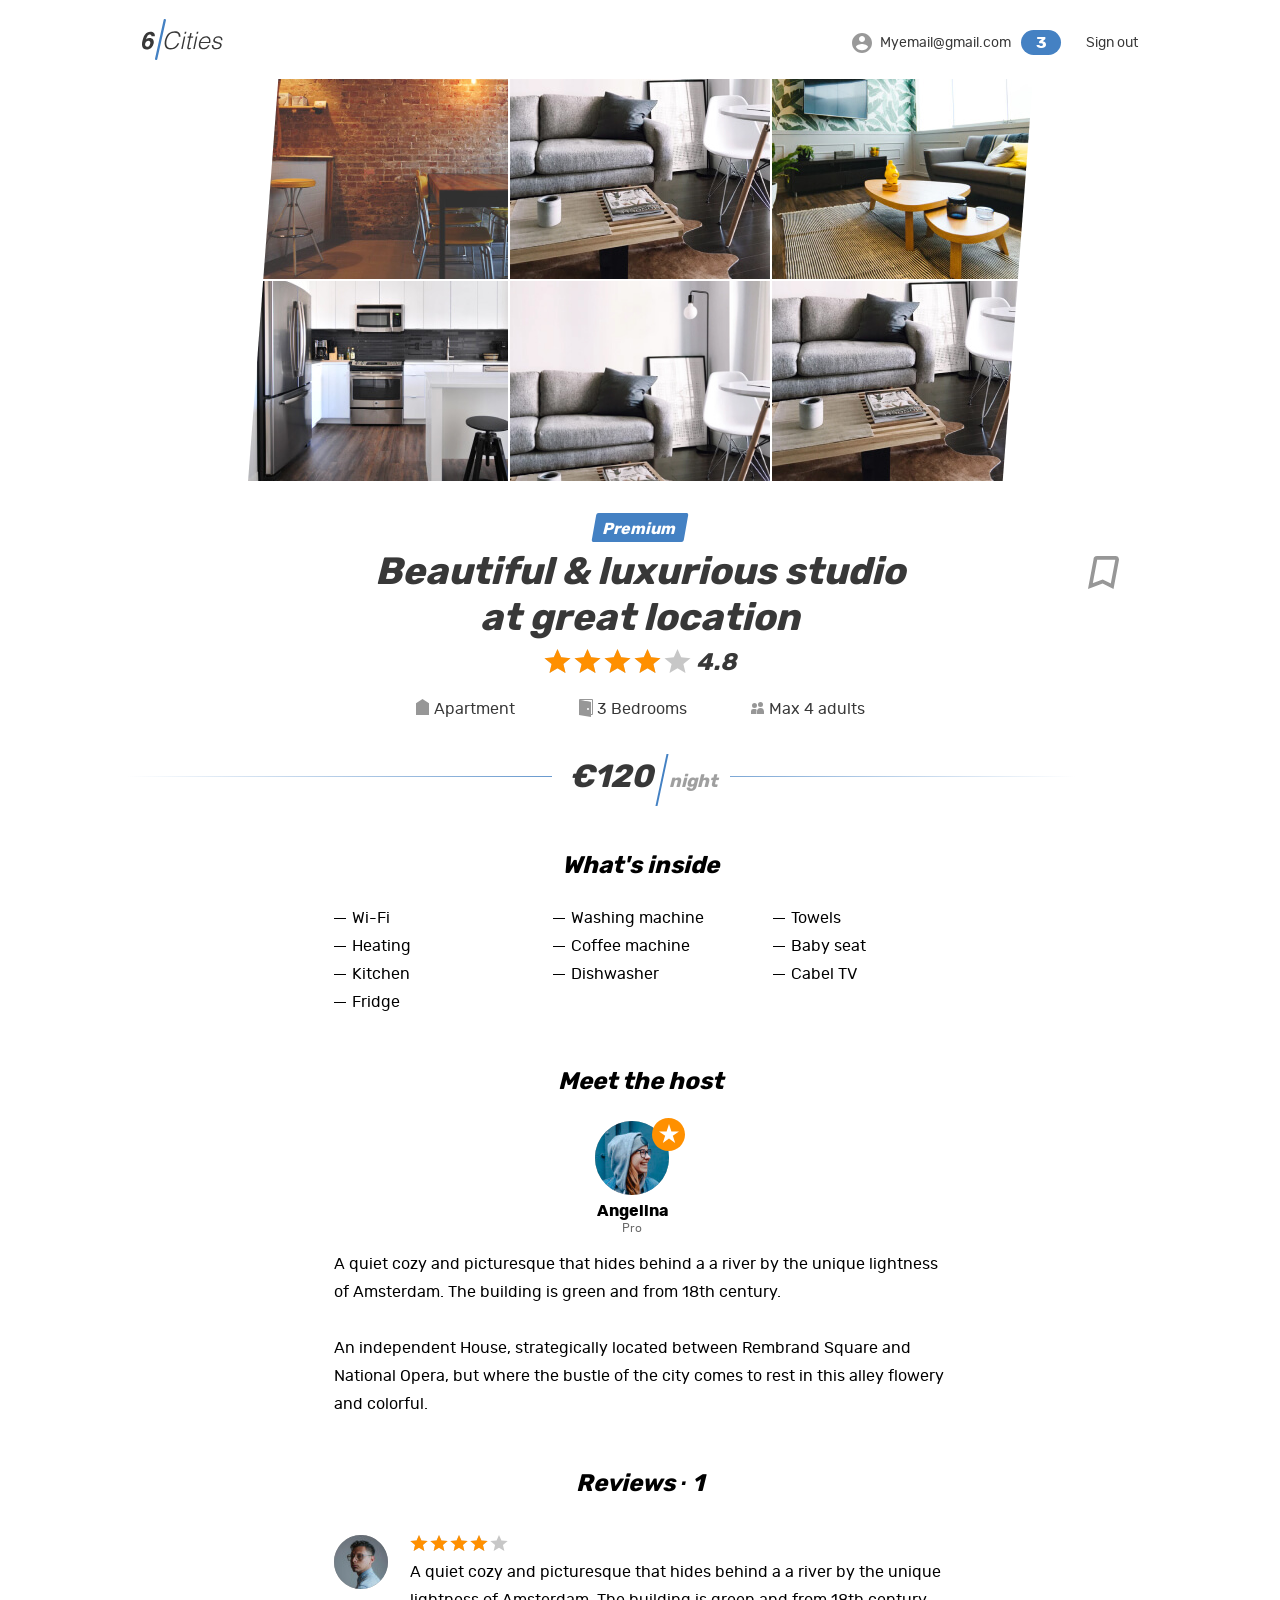
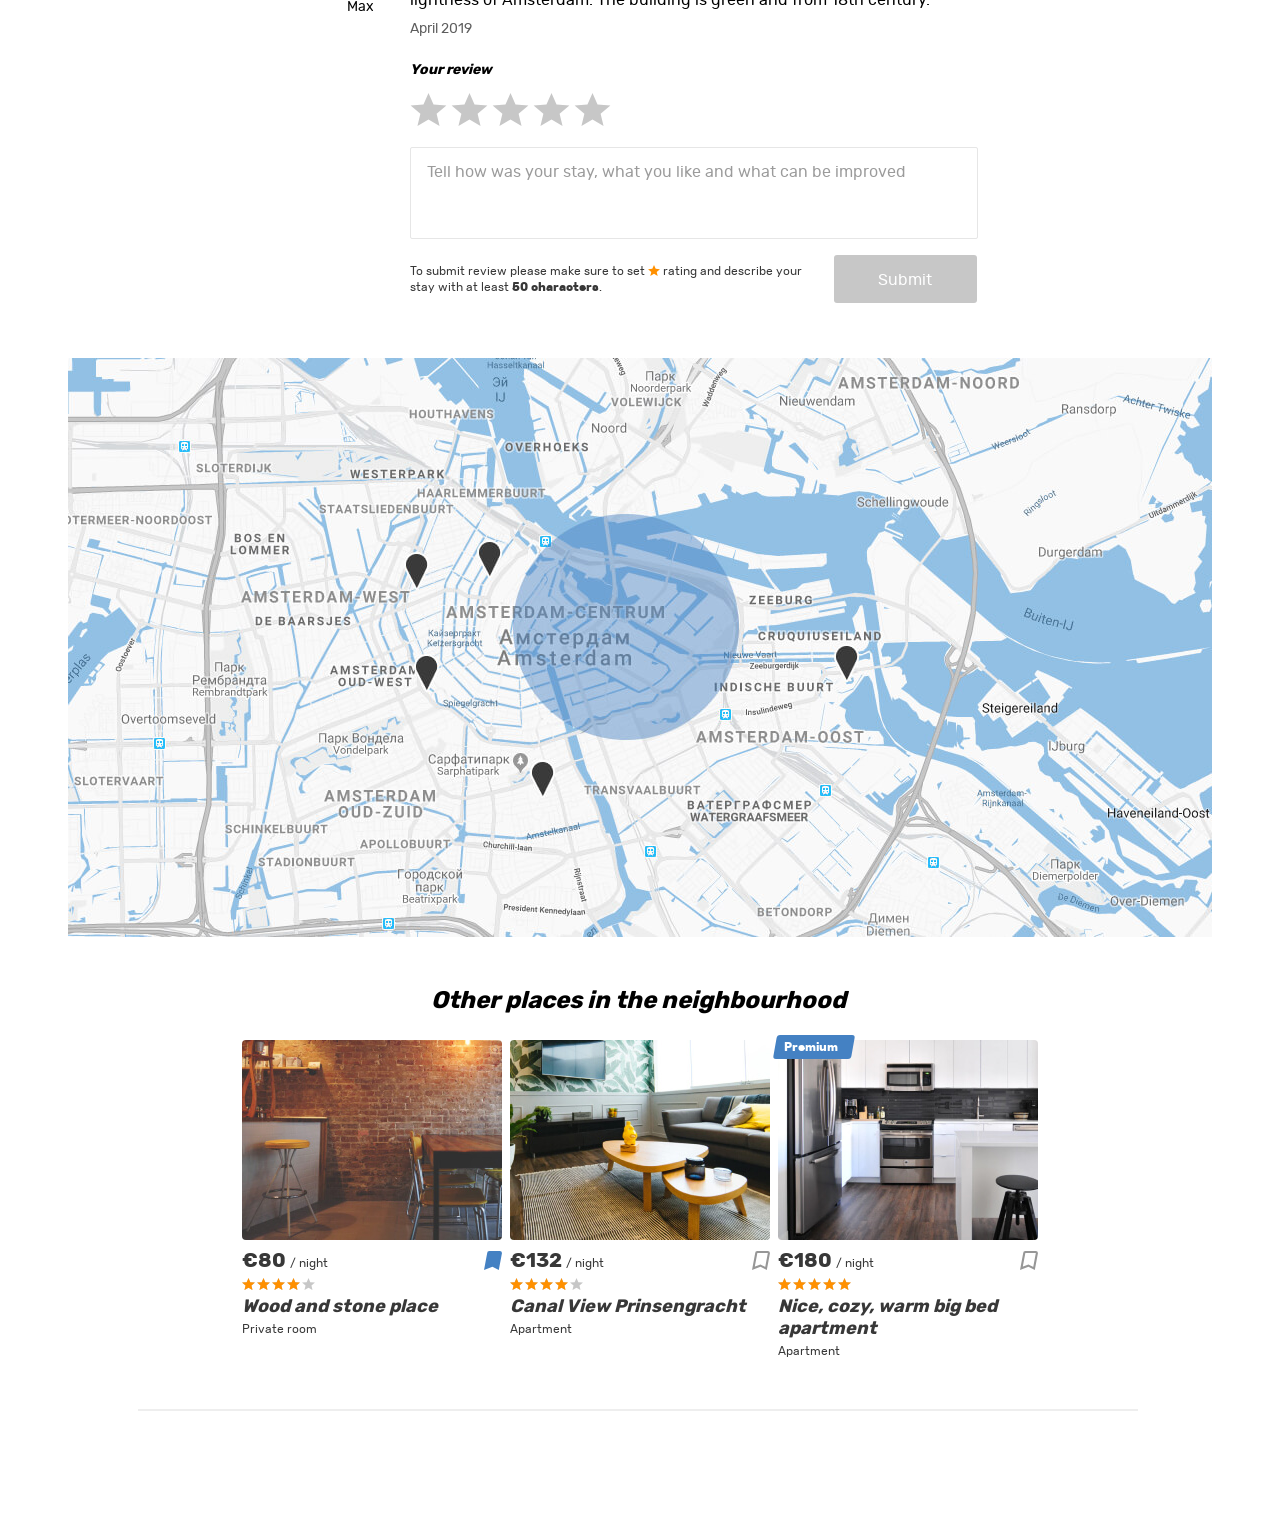
<file: markup/offer.html>
<!DOCTYPE html>
<html lang="en">
  <head>
    <meta charset="utf-8">
    <meta http-equiv="X-UA-Compatible" content="IE=edge">
    <meta name="viewport" content="width=device-width, initial-scale=1.0">
    <title>Rent service: offer</title>
    <link rel="stylesheet" href="css/main.css">
  </head>

  <body>
    <div style="display: none">
      <!--
        Нет необходимости копировать данный блок в компоненты. Блок с `svg`-изображениями
        присутствует в разметке файла `index.html`.
      -->
      <svg xmlns="http://www.w3.org/2000/svg"><symbol id="icon-arrow-select" viewbox="0 0 7 4"><path fill-rule="evenodd" clip-rule="evenodd" d="M0 0l3.5 2.813L7 0v1.084L3.5 4 0 1.084V0z"></path></symbol><symbol id="icon-bookmark" viewbox="0 0 17 18"><path d="M3.993 2.185l.017-.092V2c0-.554.449-1 .99-1h10c.522 0 .957.41.997.923l-2.736 14.59-4.814-2.407-.39-.195-.408.153L1.31 16.44 3.993 2.185z"></path></symbol><symbol id="icon-star" viewbox="0 0 13 12"><path fill-rule="evenodd" clip-rule="evenodd" d="M6.5 9.644L10.517 12 9.451 7.56 13 4.573l-4.674-.386L6.5 0 4.673 4.187 0 4.573 3.549 7.56 2.483 12 6.5 9.644z"></path></symbol></svg>
    </div>

    <div class="page">
      <header class="header">
        <div class="container">
          <div class="header__wrapper">
            <div class="header__left">
              <a class="header__logo-link" href="main.html">
                <img class="header__logo" src="img/logo.svg" alt="Rent service logo" width="81" height="41">
              </a>
            </div>
            <nav class="header__nav">
              <ul class="header__nav-list">
                <li class="header__nav-item user">
                  <a class="header__nav-link header__nav-link--profile" href="#">
                    <div class="header__avatar-wrapper user__avatar-wrapper">
                    </div>
                    <span class="header__user-name user__name">Myemail@gmail.com</span>
                    <span class="header__favorite-count">3</span>
                  </a>
                </li>
                <li class="header__nav-item">
                  <a class="header__nav-link" href="#">
                    <span class="header__signout">Sign out</span>
                  </a>
                </li>
              </ul>
            </nav>
          </div>
        </div>
      </header>

      <main class="page__main page__main--offer">
        <section class="offer">
          <div class="offer__gallery-container container">
            <div class="offer__gallery">
              <div class="offer__image-wrapper">
                <img class="offer__image" src="img/room.jpg" alt="Photo studio">
              </div>
              <div class="offer__image-wrapper">
                <img class="offer__image" src="img/apartment-01.jpg" alt="Photo studio">
              </div>
              <div class="offer__image-wrapper">
                <img class="offer__image" src="img/apartment-02.jpg" alt="Photo studio">
              </div>
              <div class="offer__image-wrapper">
                <img class="offer__image" src="img/apartment-03.jpg" alt="Photo studio">
              </div>
              <div class="offer__image-wrapper">
                <img class="offer__image" src="img/studio-01.jpg" alt="Photo studio">
              </div>
              <div class="offer__image-wrapper">
                <img class="offer__image" src="img/apartment-01.jpg" alt="Photo studio">
              </div>
            </div>
          </div>
          <div class="offer__container container">
            <div class="offer__wrapper">
              <div class="offer__mark">
                <span>Premium</span>
              </div>
              <div class="offer__name-wrapper">
                <h1 class="offer__name">
                  Beautiful &amp; luxurious studio at great location
                </h1>
                <button class="offer__bookmark-button button" type="button">
                  <svg class="offer__bookmark-icon" width="31" height="33">
                    <use xlink:href="#icon-bookmark"></use>
                  </svg>
                  <span class="visually-hidden">To bookmarks</span>
                </button>
              </div>
              <div class="offer__rating rating">
                <div class="offer__stars rating__stars">
                  <span style="width: 80%"></span>
                  <span class="visually-hidden">Rating</span>
                </div>
                <span class="offer__rating-value rating__value">4.8</span>
              </div>
              <ul class="offer__features">
                <li class="offer__feature offer__feature--entire">
                  Apartment
                </li>
                <li class="offer__feature offer__feature--bedrooms">
                  3 Bedrooms
                </li>
                <li class="offer__feature offer__feature--adults">
                  Max 4 adults
                </li>
              </ul>
              <div class="offer__price">
                <b class="offer__price-value">&euro;120</b>
                <span class="offer__price-text">&nbsp;night</span>
              </div>
              <div class="offer__inside">
                <h2 class="offer__inside-title">What&apos;s inside</h2>
                <ul class="offer__inside-list">
                  <li class="offer__inside-item">
                    Wi-Fi
                  </li>
                  <li class="offer__inside-item">
                    Washing machine
                  </li>
                  <li class="offer__inside-item">
                    Towels
                  </li>
                  <li class="offer__inside-item">
                    Heating
                  </li>
                  <li class="offer__inside-item">
                    Coffee machine
                  </li>
                  <li class="offer__inside-item">
                    Baby seat
                  </li>
                  <li class="offer__inside-item">
                    Kitchen
                  </li>
                  <li class="offer__inside-item">
                    Dishwasher
                  </li>
                  <li class="offer__inside-item">
                    Cabel TV
                  </li>
                  <li class="offer__inside-item">
                    Fridge
                  </li>
                </ul>
              </div>
              <div class="offer__host">
                <h2 class="offer__host-title">Meet the host</h2>
                <div class="offer__host-user user">
                  <div class="offer__avatar-wrapper offer__avatar-wrapper--pro user__avatar-wrapper">
                    <img class="offer__avatar user__avatar" src="img/avatar-angelina.jpg" width="74" height="74" alt="Host avatar">
                  </div>
                  <span class="offer__user-name">
                    Angelina
                  </span>
                  <span class="offer__user-status">
                    Pro
                  </span>
                </div>
                <div class="offer__description">
                  <p class="offer__text">
                    A quiet cozy and picturesque that hides behind a a river by the unique lightness of Amsterdam. The building is green and from 18th century.
                  </p>
                  <p class="offer__text">
                    An independent House, strategically located between Rembrand Square and National Opera, but where the bustle of the city comes to rest in this alley flowery and colorful.
                  </p>
                </div>
              </div>
              <section class="offer__reviews reviews">
                <h2 class="reviews__title">Reviews &middot; <span class="reviews__amount">1</span></h2>
                <ul class="reviews__list">
                  <li class="reviews__item">
                    <div class="reviews__user user">
                      <div class="reviews__avatar-wrapper user__avatar-wrapper">
                        <img class="reviews__avatar user__avatar" src="img/avatar-max.jpg" width="54" height="54" alt="Reviews avatar">
                      </div>
                      <span class="reviews__user-name">
                        Max
                      </span>
                    </div>
                    <div class="reviews__info">
                      <div class="reviews__rating rating">
                        <div class="reviews__stars rating__stars">
                          <span style="width: 80%"></span>
                          <span class="visually-hidden">Rating</span>
                        </div>
                      </div>
                      <p class="reviews__text">
                        A quiet cozy and picturesque that hides behind a a river by the unique lightness of Amsterdam. The building is green and from 18th century.
                      </p>
                      <time class="reviews__time" datetime="2019-04-24">April 2019</time>
                    </div>
                  </li>
                </ul>
                <form class="reviews__form form" action="#" method="post">
                  <label class="reviews__label form__label" for="review">Your review</label>
                  <div class="reviews__rating-form form__rating">
                    <input class="form__rating-input visually-hidden" name="rating" value="5" id="5-stars" type="radio">
                    <label for="5-stars" class="reviews__rating-label form__rating-label" title="perfect">
                      <svg class="form__star-image" width="37" height="33">
                        <use xlink:href="#icon-star"></use>
                      </svg>
                    </label>

                    <input class="form__rating-input visually-hidden" name="rating" value="4" id="4-stars" type="radio">
                    <label for="4-stars" class="reviews__rating-label form__rating-label" title="good">
                      <svg class="form__star-image" width="37" height="33">
                        <use xlink:href="#icon-star"></use>
                      </svg>
                    </label>

                    <input class="form__rating-input visually-hidden" name="rating" value="3" id="3-stars" type="radio">
                    <label for="3-stars" class="reviews__rating-label form__rating-label" title="not bad">
                      <svg class="form__star-image" width="37" height="33">
                        <use xlink:href="#icon-star"></use>
                      </svg>
                    </label>

                    <input class="form__rating-input visually-hidden" name="rating" value="2" id="2-stars" type="radio">
                    <label for="2-stars" class="reviews__rating-label form__rating-label" title="badly">
                      <svg class="form__star-image" width="37" height="33">
                        <use xlink:href="#icon-star"></use>
                      </svg>
                    </label>

                    <input class="form__rating-input visually-hidden" name="rating" value="1" id="1-star" type="radio">
                    <label for="1-star" class="reviews__rating-label form__rating-label" title="terribly">
                      <svg class="form__star-image" width="37" height="33">
                        <use xlink:href="#icon-star"></use>
                      </svg>
                    </label>
                  </div>
                  <textarea class="reviews__textarea form__textarea" id="review" name="review" placeholder="Tell how was your stay, what you like and what can be improved"></textarea>
                  <div class="reviews__button-wrapper">
                    <p class="reviews__help">
                      To submit review please make sure to set <span class="reviews__star">rating</span> and describe your stay with at least <b class="reviews__text-amount">50 characters</b>.
                    </p>
                    <button class="reviews__submit form__submit button" type="submit" disabled="">Submit</button>
                  </div>
                </form>
              </section>
            </div>
          </div>
          <section class="offer__map map"></section>
        </section>
        <div class="container">
          <section class="near-places places">
            <h2 class="near-places__title">Other places in the neighbourhood</h2>
            <div class="near-places__list places__list">
              <article class="near-places__card place-card">
                <div class="near-places__image-wrapper place-card__image-wrapper">
                  <a href="#">
                    <img class="place-card__image" src="img/room.jpg" width="260" height="200" alt="Place image">
                  </a>
                </div>
                <div class="place-card__info">
                  <div class="place-card__price-wrapper">
                    <div class="place-card__price">
                      <b class="place-card__price-value">&euro;80</b>
                      <span class="place-card__price-text">&#47;&nbsp;night</span>
                    </div>
                    <button class="place-card__bookmark-button place-card__bookmark-button--active button" type="button">
                      <svg class="place-card__bookmark-icon" width="18" height="19">
                        <use xlink:href="#icon-bookmark"></use>
                      </svg>
                      <span class="visually-hidden">In bookmarks</span>
                    </button>
                  </div>
                  <div class="place-card__rating rating">
                    <div class="place-card__stars rating__stars">
                      <span style="width: 80%"></span>
                      <span class="visually-hidden">Rating</span>
                    </div>
                  </div>
                  <h2 class="place-card__name">
                    <a href="#">Wood and stone place</a>
                  </h2>
                  <p class="place-card__type">Private room</p>
                </div>
              </article>

              <article class="near-places__card place-card">
                <div class="near-places__image-wrapper place-card__image-wrapper">
                  <a href="#">
                    <img class="place-card__image" src="img/apartment-02.jpg" width="260" height="200" alt="Place image">
                  </a>
                </div>
                <div class="place-card__info">
                  <div class="place-card__price-wrapper">
                    <div class="place-card__price">
                      <b class="place-card__price-value">&euro;132</b>
                      <span class="place-card__price-text">&#47;&nbsp;night</span>
                    </div>
                    <button class="place-card__bookmark-button button" type="button">
                      <svg class="place-card__bookmark-icon" width="18" height="19">
                        <use xlink:href="#icon-bookmark"></use>
                      </svg>
                      <span class="visually-hidden">To bookmarks</span>
                    </button>
                  </div>
                  <div class="place-card__rating rating">
                    <div class="place-card__stars rating__stars">
                      <span style="width: 80%"></span>
                      <span class="visually-hidden">Rating</span>
                    </div>
                  </div>
                  <h2 class="place-card__name">
                    <a href="#">Canal View Prinsengracht</a>
                  </h2>
                  <p class="place-card__type">Apartment</p>
                </div>
              </article>

              <article class="near-places__card place-card">
                <div class="place-card__mark">
                  <span>Premium</span>
                </div>
                <div class="near-places__image-wrapper place-card__image-wrapper">
                  <a href="#">
                    <img class="place-card__image" src="img/apartment-03.jpg" width="260" height="200" alt="Place image">
                  </a>
                </div>
                <div class="place-card__info">
                  <div class="place-card__price-wrapper">
                    <div class="place-card__price">
                      <b class="place-card__price-value">&euro;180</b>
                      <span class="place-card__price-text">&#47;&nbsp;night</span>
                    </div>
                    <button class="place-card__bookmark-button button" type="button">
                      <svg class="place-card__bookmark-icon" width="18" height="19">
                        <use xlink:href="#icon-bookmark"></use>
                      </svg>
                      <span class="visually-hidden">To bookmarks</span>
                    </button>
                  </div>
                  <div class="place-card__rating rating">
                    <div class="place-card__stars rating__stars">
                      <span style="width: 100%"></span>
                      <span class="visually-hidden">Rating</span>
                    </div>
                  </div>
                  <h2 class="place-card__name">
                    <a href="#">Nice, cozy, warm big bed apartment</a>
                  </h2>
                  <p class="place-card__type">Apartment</p>
                </div>
              </article>
            </div>
          </section>
        </div>
      </main>
    </div>
  </body>
</html>
</file>
<file: markup/css/main.css>
/*! normalize.css v8.0.1 | MIT License | github.com/necolas/normalize.css */html{line-height:1.15;-webkit-text-size-adjust:100%}body{margin:0}main{display:block}h1{font-size:2em;margin:.67em 0}hr{-webkit-box-sizing:content-box;box-sizing:content-box;height:0;overflow:visible}pre{font-family:monospace,monospace;font-size:1em}a{background-color:transparent}abbr[title]{border-bottom:none;text-decoration:underline;-webkit-text-decoration:underline dotted;text-decoration:underline dotted}b,strong{font-weight:bolder}code,kbd,samp{font-family:monospace,monospace;font-size:1em}small{font-size:80%}sub,sup{font-size:75%;line-height:0;position:relative;vertical-align:baseline}sub{bottom:-.25em}sup{top:-.5em}img{border-style:none}button,input,optgroup,select,textarea{font-family:inherit;font-size:100%;line-height:1.15;margin:0}button,input{overflow:visible}button,select{text-transform:none}[type=button],[type=reset],[type=submit],button{-webkit-appearance:button}[type=button]::-moz-focus-inner,[type=reset]::-moz-focus-inner,[type=submit]::-moz-focus-inner,button::-moz-focus-inner{border-style:none;padding:0}[type=button]:-moz-focusring,[type=reset]:-moz-focusring,[type=submit]:-moz-focusring,button:-moz-focusring{outline:1px dotted ButtonText}fieldset{padding:.35em .75em .625em}legend{-webkit-box-sizing:border-box;box-sizing:border-box;color:inherit;display:table;max-width:100%;padding:0;white-space:normal}progress{vertical-align:baseline}textarea{overflow:auto}[type=checkbox],[type=radio]{-webkit-box-sizing:border-box;box-sizing:border-box;padding:0}[type=number]::-webkit-inner-spin-button,[type=number]::-webkit-outer-spin-button{height:auto}[type=search]{-webkit-appearance:textfield;outline-offset:-2px}[type=search]::-webkit-search-decoration{-webkit-appearance:none}::-webkit-file-upload-button{-webkit-appearance:button;font:inherit}details{display:block}summary{display:list-item}template{display:none}[hidden]{display:none}@font-face{font-family:rubik;font-style:normal;font-weight:300;src:url(../fonts/rubik-light.woff2) format("woff2"),url(../fonts/rubik-light.woff) format("woff"),url(../fonts/rubik-light.ttf) format("truetype");font-display:swap}@font-face{font-family:rubik;font-style:normal;font-weight:400;src:url(../fonts/rubik-regular.woff2) format("woff2"),url(../fonts/rubik-regular.woff) format("woff"),url(../fonts/rubik-regular.ttf) format("truetype");font-display:swap}@font-face{font-family:rubik;font-style:normal;font-weight:500;src:url(../fonts/rubik-medium.woff2) format("woff2"),url(../fonts/rubik-medium.woff) format("woff"),url(../fonts/rubik-medium.ttf) format("truetype");font-display:swap}@font-face{font-family:rubik;font-style:normal;font-weight:700;src:url(../fonts/rubik-bold.woff2) format("woff2"),url(../fonts/rubik-bold.woff) format("woff"),url(../fonts/rubik-bold.ttf) format("truetype");font-display:swap}body,html{width:100%;min-width:1144px;margin:0;padding:0;font-family:rubik,arial,sans-serif;font-weight:400;font-style:normal;font-size:16px;line-height:1.15;color:#383838;background-color:#f5f5f5;-webkit-font-smoothing:antialiased;font-smoothing:antialiased;-webkit-box-sizing:border-box;box-sizing:border-box}*,::after,::before{-webkit-box-sizing:inherit;box-sizing:inherit}a{color:inherit;text-decoration:none;-webkit-transition:color .3s,opacity .3s;transition:color .3s,opacity .3s;cursor:pointer;outline:0}textarea{resize:none}img{max-width:100%;height:auto}.visually-hidden{position:absolute;width:1px;height:1px;margin:-1px;border:0;padding:0;white-space:nowrap;-webkit-clip-path:inset(100%);clip-path:inset(100%);clip:rect(0 0 0 0);overflow:hidden}.container{width:1144px;margin-left:auto;margin-right:auto;padding-left:58px;padding-right:58px}.button{padding:0;background:0 0;border:none;text-decoration:none;cursor:pointer;display:inline-block;font:inherit;text-align:center;word-break:break-word;word-wrap:wrap;overflow-wrap:break-word;-webkit-transition:color .3s,background-color .3s;transition:color .3s,background-color .3s;outline:0}.page{background-color:#fff}.page--login{display:-webkit-box;display:-ms-flexbox;display:flex;-webkit-box-orient:vertical;-webkit-box-direction:normal;-ms-flex-direction:column;flex-direction:column;width:1144px;margin-left:auto;margin-right:auto;background-image:linear-gradient(to right,#f5f5f5 509px,transparent 509px),url(../img/amsterdam.jpg);background-position:top left,right top;height:100vh;background-size:auto,auto 100%;background-repeat:no-repeat,no-repeat;overflow:hidden}@media (-webkit-min-device-pixel-ratio:1.5),(min-resolution:144dpi),(min-resolution:1.5dppx){.page--login{background-image:linear-gradient(to right,#f5f5f5 509px,transparent 509px),url(../img/amsterdam@2x.jpg)}}@media (max-height:720px){.page--login{background-size:auto,auto 715px}}.page--favorites-empty{display:-webkit-box;display:-ms-flexbox;display:flex;-webkit-box-orient:vertical;-webkit-box-direction:normal;-ms-flex-direction:column;flex-direction:column;height:100vh}.page--main{display:-webkit-box;display:-ms-flexbox;display:flex;-webkit-box-orient:vertical;-webkit-box-direction:normal;-ms-flex-direction:column;flex-direction:column;height:100vh}.page--gray{background-color:#f5f5f5}.page__main--offer{padding-bottom:129px}.page__main--login{display:-webkit-box;display:-ms-flexbox;display:flex;-webkit-box-flex:1;-ms-flex-positive:1;flex-grow:1}.page__main--favorites{padding-top:11px}.page__main--favorites-empty{display:-webkit-box;display:-ms-flexbox;display:flex;-webkit-box-flex:1;-ms-flex-positive:1;flex-grow:1}.page__main--favorites-empty .page__favorites-container{display:-webkit-box;display:-ms-flexbox;display:flex}.page__main--index{display:-webkit-box;display:-ms-flexbox;display:flex;-webkit-box-flex:1;-ms-flex-positive:1;flex-grow:1;-webkit-box-orient:vertical;-webkit-box-direction:normal;-ms-flex-direction:column;flex-direction:column;overflow-y:hidden}.page__login-container{display:-webkit-box;display:-ms-flexbox;display:flex}.header__wrapper{display:-webkit-box;display:-ms-flexbox;display:flex;-webkit-box-align:start;-ms-flex-align:start;align-items:flex-start;padding:19px 16px 0}.header__left{display:-webkit-box;display:-ms-flexbox;display:flex;-ms-flex-wrap:wrap;flex-wrap:wrap;-ms-flex-negative:0;flex-shrink:0;margin-right:auto}.header__logo-link{margin-bottom:15px}.header__logo-link:not(.header__logo-link--active):focus,.header__logo-link:not(.header__logo-link--active):hover{opacity:.5}.header__nav{display:-webkit-box;display:-ms-flexbox;display:flex;-ms-flex-negative:0;flex-shrink:0;-ms-flex-wrap:wrap;flex-wrap:wrap;margin-top:11px;margin-left:30px}.header__nav-list{margin:0;padding:0;list-style:none;display:-webkit-box;display:-ms-flexbox;display:flex;-ms-flex-wrap:wrap;flex-wrap:wrap;-webkit-box-align:start;-ms-flex-align:start;align-items:flex-start}.header__nav-item{display:-webkit-box;display:-ms-flexbox;display:flex;min-height:25px;margin-bottom:15px}.header__nav-item:not(:last-child){margin-right:15px}.header__nav-link{display:-webkit-box;display:-ms-flexbox;display:flex;position:relative;-webkit-box-align:center;-ms-flex-align:center;align-items:center;font-size:14px;line-height:1.2143;-webkit-transition:text-shadow .3s;transition:text-shadow .3s}.header__nav-link:focus,.header__nav-link:hover{text-shadow:.5px 0 0,-.5px 0 0}.header__avatar-wrapper{width:20px;height:20px;margin-right:8px}.header__login{padding-top:2px;padding-right:8px}.header__signout,.header__user-name{padding-top:2px}.header__favorite-count{display:inline-block;min-width:40px;height:25px;margin:0 10px;padding:5px;font-size:16px;font-weight:600;line-height:16px;text-align:center;color:#fff;background:#4481c3;border-radius:15px}.user__avatar-wrapper{background-image:url(../img/avatar.svg);background-size:100%;background-repeat:no-repeat}.user__avatar{border-radius:50%}.rating__stars{position:relative;display:block;font-size:0}.rating__stars::before{content:"";display:inline-block;height:100%;background:url(../img/stars.svg) transparent no-repeat center}.rating__stars span{position:absolute;top:0;left:0;display:inline-block;height:100%;overflow:hidden}.rating__stars span::before{content:"";display:inline-block;height:100%;background:url(../img/stars-active.svg) transparent no-repeat center}.cities{display:-webkit-box;display:-ms-flexbox;display:flex;-webkit-box-flex:1;-ms-flex-positive:1;flex-grow:1;background-color:#fff;overflow-y:hidden}.cities__places-container{display:-webkit-box;display:-ms-flexbox;display:flex;padding-right:0}.cities__places-container--empty{padding-right:0}.cities__no-places{position:relative;width:498px;padding-left:18px}.cities__no-places::after{content:"";position:absolute;width:12.06vh;min-width:100px;max-width:120px;height:100%;bottom:0;right:-48px;background-color:#fff;border-right:6px solid #4481c3;-webkit-transform:skew(-6.5deg);transform:skew(-6.5deg)}.cities__places{width:572px;margin-top:2px;margin-right:2px;padding-top:29px;padding-bottom:7px;padding-left:9px;overflow-y:auto}.cities__places-list{display:-webkit-box;display:-ms-flexbox;display:flex;-ms-flex-wrap:wrap;flex-wrap:wrap;margin-left:-8px;padding-left:5px}.cities__card{width:260px;margin-left:8px;margin-bottom:24px}.page__main--index-empty .cities__right-section{background-image:url(../img/no-places@2x.png);background-size:auto 119%;background-repeat:no-repeat;background-position:right 100%}@media (-webkit-min-device-pixel-ratio:1.5),(min-resolution:144dpi),(min-resolution:1.5dppx){.page__main--index-empty .cities__right-section{background-image:url(../img/no-places@2x.png)}}@media (max-height:780px){.page__main--index-empty .cities__right-section{background-position:right center;background-size:100% auto}}.cities__right-section{display:-webkit-box;display:-ms-flexbox;display:flex;-webkit-box-flex:1;-ms-flex-positive:1;flex-grow:1}.cities__map{width:100%;-ms-flex-item-align:stretch;align-self:stretch;background-image:url(../img/map.jpg);background-size:682px auto;background-repeat:no-repeat;background-position:-170px center}@media (-webkit-min-device-pixel-ratio:1.5),(min-resolution:144dpi),(min-resolution:1.5dppx){.cities__map{background-image:url(../img/map@2x.jpg);background-size:682px 794px}}@media (min-height:980px){.cities__map{background-size:cover}}.cities__status-wrapper{position:relative;z-index:1;width:auto;margin-top:25.4vh;margin-right:auto;margin-left:auto;padding-top:62px;text-align:center;background-image:url(../img/ico-no-results.svg);background-size:45px 47px;background-position:center top;background-repeat:no-repeat}.cities__status{display:block;margin-bottom:5px;font-size:32px;line-height:1.1875}.cities__status-description{margin-top:0;margin-bottom:0;padding:0 45px;font-size:16px;line-height:1.5}.locations--login{display:-webkit-box;display:-ms-flexbox;display:flex;-webkit-box-pack:center;-ms-flex-pack:center;justify-content:center;-webkit-box-align:center;-ms-flex-align:center;align-items:center;-webkit-box-flex:1;-ms-flex-positive:1;flex-grow:1;padding:0 51px 63px 130px}.locations--login .locations__item-link{padding:9px 21px 6px 16px;-webkit-backface-visibility:hidden;backface-visibility:hidden}.locations--current .locations__item{margin:0}.locations--current .locations__item-link{color:#fff;background-color:#4481c3;text-shadow:1px 0 0,.5px 0 0,-1px 0 0}.locations__list{margin:0;padding:0;list-style:none;display:-webkit-box;display:-ms-flexbox;display:flex;-ms-flex-wrap:wrap;flex-wrap:wrap;-webkit-box-align:start;-ms-flex-align:start;align-items:flex-start;padding:16px 3px 33px}.locations__item{display:block;margin-right:36px;margin-bottom:19px}.favorites__locations .locations__item-link{min-width:137px;padding:9px 14px 6px 15px;text-align:center;letter-spacing:.9px}.locations__item-link{display:block;padding:9px 21px 6px 11px;font-size:19px;line-height:1.211;font-weight:300;font-style:oblique;-webkit-transform:skew(-15deg);transform:skew(-15deg);border-radius:3px;-webkit-transition:background .3s,color .3s,text-shadow .3s;transition:background .3s,color .3s,text-shadow .3s}.locations__item-link span{display:block;-webkit-transform:skew(15deg);transform:skew(15deg)}.locations__item-link:focus,.locations__item-link:hover{text-shadow:1px 0 0,.5px 0 0,-1px 0 0}.locations__item-link.tabs__item--active{text-shadow:1px 0 0,.5px 0 0,-1px 0 0;color:#fff;background-color:#4481c3}.places__found{display:block;margin-bottom:22px;padding-left:2px;font-size:24px;line-height:1.167;font-weight:700;font-style:oblique}.places__sorting{position:relative;margin-bottom:33px;padding-left:5px}.places__sorting-arrow{position:absolute;top:55%;-webkit-transform:translateY(-50%);transform:translateY(-50%);right:0;fill:#0d0d0d}.places__options{margin:0;padding:0;list-style:none;background-color:#fff;border:1px solid #dfdfdf;border-radius:4px}.places__options--custom{position:absolute;top:calc(100% + 1px);left:52px;z-index:1;display:none}.places__options--opened{display:block}.places__option{min-width:170px;padding:14px 16px 10px;font-size:14px;line-height:1.2143;-webkit-transition:background .3s;transition:background .3s;outline:0;cursor:pointer}.places__option--active,.places__option:focus,.places__option:hover{background-color:#f2f2f2}.places__option:selected{background-color:#f2f2f2}.places__sorting-caption{font-size:12px;line-height:1.167;font-weight:700}.places__sorting-type{position:relative;display:inline-block;padding-right:12px;font-size:12px;line-height:1.167;cursor:pointer}.place-card{position:relative}.place-card:hover{opacity:.6}.place-card__image-wrapper{margin-bottom:9px}.place-card__image{display:block;border-radius:4px}.place-card__info{-webkit-box-flex:1;-ms-flex-positive:1;flex-grow:1}.place-card__price-wrapper{display:-webkit-box;display:-ms-flexbox;display:flex;-webkit-box-align:start;-ms-flex-align:start;align-items:flex-start;-webkit-box-pack:justify;-ms-flex-pack:justify;justify-content:space-between;margin-bottom:5px}.place-card__price{margin-right:20px}.favorites__card .place-card__bookmark-button{margin-top:0;-webkit-transform:skew(10deg);transform:skew(10deg)}.place-card__bookmark-button{-ms-flex-negative:0;flex-shrink:0;width:18px;height:19px;margin-top:2px}.place-card__bookmark-button:focus .place-card__bookmark-icon,.place-card__bookmark-button:hover .place-card__bookmark-icon{stroke:#4481c3}.place-card__bookmark-button--active .place-card__bookmark-icon{stroke:#4481c3;fill:#4481c3}.place-card__bookmark-icon{fill:none;stroke:#979797;stroke-width:2;-webkit-transition:fill .3s,stroke .3s;transition:fill .3s,stroke .3s}.place-card__price-value{font-size:20px;line-height:1.2;font-weight:700}.place-card__price-text{font-size:12px;line-height:1.1667}.place-card__rating{margin-bottom:6px}.place-card__stars{width:73px;height:12px}.place-card__stars::before{width:73px;background-size:73px 12px}.place-card__stars span{width:0%}.place-card__stars span::before{width:73px;background-size:73px 12px}.place-card__name{margin-top:0;margin-bottom:4px;font-size:18px;line-height:1.223;font-weight:700;font-style:oblique}.place-card__name a{display:inline-block}.place-card__name a:focus,.place-card__name a:hover{opacity:.7}.place-card__type{margin-top:0;margin-bottom:0;font-size:12px;line-height:1.1667}.place-card__mark{position:absolute;top:-5px;left:-3px;padding:5px 15px 5px 9px;font-size:12px;line-height:1.1667;font-weight:700;color:#fff;background-color:#4481c3;-webkit-transform:skew(-10deg);transform:skew(-10deg);border-radius:3px}.place-card__mark span{display:block;-webkit-transform:skew(10deg);transform:skew(10deg)}.offer__gallery-container{padding-left:52px;padding-right:52px}.offer__gallery{position:relative;display:-webkit-box;display:-ms-flexbox;display:flex;-webkit-box-align:start;-ms-flex-align:start;align-items:flex-start;-ms-flex-wrap:wrap;flex-wrap:wrap;-webkit-box-pack:center;-ms-flex-pack:center;justify-content:center;width:785px;margin-right:auto;margin-left:auto;max-height:452px;margin-bottom:30px;overflow:hidden}.offer__gallery::before{content:"";position:absolute;top:-1px;left:0;width:34px;height:100%;background-image:url(../img/triangle.svg);background-repeat:no-repeat;background-size:34px 452px;-webkit-transform:rotate(180deg);transform:rotate(180deg)}.offer__gallery::after{content:"";position:absolute;top:-1px;right:0;width:34px;height:100%;background-image:url(../img/triangle.svg);background-repeat:no-repeat;background-size:34px 452px}.offer__image-wrapper{display:-webkit-box;display:-ms-flexbox;display:flex;-webkit-box-pack:center;-ms-flex-pack:center;justify-content:center;-webkit-box-align:center;-ms-flex-align:center;align-items:center;margin-bottom:2px;margin-right:2px;width:260px;height:200px;overflow:hidden}.offer__image-wrapper:nth-child(3n){margin-right:0}.offer__image{display:block;min-width:100%;min-height:100%;-webkit-box-flex:1;-ms-flex-positive:1;flex-grow:1}.offer__container{position:relative;overflow-x:hidden}.offer__wrapper{display:-webkit-box;display:-ms-flexbox;display:flex;-webkit-box-orient:vertical;-webkit-box-direction:normal;-ms-flex-direction:column;flex-direction:column;-webkit-box-align:center;-ms-flex-align:center;align-items:center;max-width:613px;margin-right:auto;margin-left:auto}.offer__mark{margin-bottom:8px;padding:7px 11px 3px 8px;font-size:16px;line-height:1.1875;font-weight:700;font-style:oblique;color:#fff;background-color:#4481c3;-webkit-transform:skew(-10deg);transform:skew(-10deg);border-radius:2px;background-color:#4481c3}.offer__mark span{display:block;-webkit-transform:skew(10deg);transform:skew(10deg)}.offer__name{margin-top:0;margin-bottom:7px;padding:0 28px;font-size:38px;line-height:1.21053;font-weight:700;font-style:oblique;text-align:center}.offer__bookmark-button{position:absolute;top:41px;right:93px;width:31px;height:33px;margin-top:2px}.offer__bookmark-button:focus .offer__bookmark-icon,.offer__bookmark-button:hover .offer__bookmark-icon{stroke:#4481c3}.offer__bookmark-button--active .offer__bookmark-icon{stroke:#4481c3;fill:#4481c3}.offer__bookmark-icon{fill:none;stroke:#979797;stroke-width:2;-webkit-transition:fill .3s,stroke .3s;transition:fill .3s,stroke .3s}.offer__rating{display:-webkit-box;display:-ms-flexbox;display:flex;-webkit-box-align:start;-ms-flex-align:start;align-items:flex-start;margin-bottom:24px}.offer__stars{width:147px;height:24px}.offer__stars::before{width:147px;background-size:147px 24px}.offer__stars span{width:0%}.offer__stars span::before{width:147px;background-size:147px 24px}.offer__rating-value{margin-left:5px;padding-top:2px;font-size:24px;line-height:1;font-weight:700;font-style:oblique}.offer__features{margin:0;padding:0;list-style:none;display:-webkit-box;display:-ms-flexbox;display:flex;margin-bottom:38px;margin-left:-64px}.offer__feature{margin-left:64px;padding-left:18px;font-size:16px;line-height:1.3;background-repeat:no-repeat}.offer__feature--entire{background-image:url(../img/ico-place.svg);background-size:13px 16px}.offer__feature--bedrooms{background-image:url(../img/ico-bedrooms.svg);background-size:14px 18px}.offer__feature--adults{background-image:url(../img/ico-adults.svg);background-size:13px 12px;background-position:left 3px}.offer__price{position:relative;margin-bottom:56px}.offer__price::before{content:"";position:absolute;top:18px;left:calc(100% + 12px);width:345px;height:1px;background-image:-webkit-gradient(linear,right top,left top,from(rgba(255,255,255,.01)),to(#7ca7d5));background-image:linear-gradient(to left,rgba(255,255,255,.01),#7ca7d5)}.offer__price::after{content:"";position:absolute;top:18px;right:calc(100% + 11px);width:425px;height:1px;background-image:-webkit-gradient(linear,left top,right top,from(rgba(255,255,255,.01)),to(#6899ce));background-image:linear-gradient(to right,rgba(255,255,255,.01),#6899ce)}.offer__price-value{position:relative;padding-right:8px;padding-left:6px;font-size:32px;line-height:1.1875;font-weight:700;font-style:oblique}.offer__price-value::after{content:"";position:absolute;top:-7px;right:-2px;height:52px;width:2px;background-color:#4481c3;-webkit-transform:skew(-12deg);transform:skew(-12deg)}.offer__price-text{font-size:18px;line-height:1.223;font-weight:700;font-style:oblique;opacity:.48}.offer__inside{width:100%;margin-bottom:52px}.offer__inside-title{margin-top:0;margin-bottom:24px;font-size:24px;line-height:1.1667;font-weight:700;font-style:oblique;text-align:center;color:#000}.offer__inside-list{margin:0;padding:0;list-style:none;display:-webkit-box;display:-ms-flexbox;display:flex;-ms-flex-wrap:wrap;flex-wrap:wrap;-webkit-box-pack:justify;-ms-flex-pack:justify;justify-content:space-between;-webkit-box-align:start;-ms-flex-align:start;align-items:flex-start}.offer__inside-item{position:relative;width:100%;max-width:174px;padding-left:18px;font-size:16px;line-height:1.75;color:#000}.offer__inside-item::before{content:"";position:absolute;top:14px;left:0;width:12px;height:1px;background-color:#000}.offer__host-title{margin-top:0;margin-bottom:25px;font-size:24px;line-height:1.1667;font-weight:700;font-style:oblique;text-align:center;color:#000}.offer__host-user{display:-webkit-box;display:-ms-flexbox;display:flex;-webkit-box-orient:vertical;-webkit-box-direction:normal;-ms-flex-direction:column;flex-direction:column;-webkit-box-align:center;-ms-flex-align:center;align-items:center;margin-bottom:15px;padding-right:16px}.offer__avatar-wrapper{position:relative;width:74px;min-width:74px;height:74px;margin-bottom:7px}.offer__avatar-wrapper--pro::after{content:"";position:absolute;top:-3px;right:-16px;width:33px;height:33px;border-radius:50%;background-color:#ff9000;background-image:url(../img/star-white.svg);background-size:20px 19px;background-position:center 6px;background-repeat:no-repeat}.offer__user-name{font-size:16px;line-height:1.187;font-weight:700;color:#000}.offer__user-status{font-size:12px;line-height:1.167;color:#696969}.offer__description{margin-bottom:52px}.offer__text{margin-top:0;margin-bottom:28px;font-size:16px;line-height:1.75;color:#000}.offer__reviews{width:100%;margin-bottom:55px}.offer__map{width:100%;height:579px;margin-bottom:50px;background-image:url(../img/map-big.jpg);background-repeat:no-repeat;background-size:1144px auto;background-position:center top}@media (-webkit-min-device-pixel-ratio:1.5),(min-resolution:144dpi),(min-resolution:1.5dppx){.offer__map{background-image:url(../img/map-big@2x.jpg);background-size:1144px auto}}.reviews__title{margin-top:0;margin-bottom:37px;font-size:24px;line-height:1.1667;font-weight:700;font-style:oblique;color:#000;text-align:center}.reviews__avatar-wrapper{min-width:54px;width:54px;height:54px;margin-bottom:10px}.reviews__avatar{display:block}.reviews__user{display:-webkit-box;display:-ms-flexbox;display:flex;-webkit-box-orient:vertical;-webkit-box-direction:normal;-ms-flex-direction:column;flex-direction:column;-webkit-box-align:center;-ms-flex-align:center;align-items:center;max-width:54px;margin-right:22px}.reviews__user-name{font-size:14px;line-height:1.2143;color:#000;word-break:break-word;word-wrap:break-word;overflow-wrap:break-word}.reviews__list{margin:0;padding:0;list-style:none}.reviews__item{display:-webkit-box;display:-ms-flexbox;display:flex;-webkit-box-align:start;-ms-flex-align:start;align-items:flex-start;margin-bottom:22px}.reviews__text{margin-top:0;margin-bottom:5px;font-size:16px;line-height:1.75;color:#000}.reviews__rating{margin-bottom:7px}.reviews__stars{width:98px;height:16px}.reviews__stars::before{width:98px;background-size:98px 16px}.reviews__stars span{width:0%}.reviews__stars span::before{width:98px;background-size:98px 16px}.reviews__time{font-size:14px;line-height:1;color:#5d5d5d}.reviews__form{margin-right:-30px;padding-left:76px}.reviews__label{display:inline-block;margin-bottom:14px;font-size:14px;line-height:1.2143;font-weight:700;font-style:oblique;color:#000}.reviews__textarea{width:568px;height:92px;margin-bottom:12px;padding:15px 16px}.reviews__rating-form{margin-bottom:21px}.reviews__button-wrapper{display:-webkit-box;display:-ms-flexbox;display:flex;-webkit-box-align:start;-ms-flex-align:start;align-items:flex-start;-webkit-box-pack:justify;-ms-flex-pack:justify;justify-content:space-between}.reviews__help{width:402px;margin-top:8px;margin-bottom:0;font-size:12px;line-height:1.334}.reviews__star{padding-left:15px;background-image:url(../img/star-active.svg);background-size:12px 11px;background-repeat:no-repeat}.reviews__text-amount{font-weight:700}.reviews__submit{width:143px;font-size:16px;line-height:1.1875}.form__rating{display:-webkit-box;display:-ms-flexbox;display:flex;-webkit-box-orient:horizontal;-webkit-box-direction:reverse;-ms-flex-direction:row-reverse;flex-direction:row-reverse;-webkit-box-pack:end;-ms-flex-pack:end;justify-content:flex-end;-webkit-box-align:start;-ms-flex-align:start;align-items:flex-start}.form__rating-label{display:block;width:37px;height:33px;margin-right:4px;cursor:pointer}.form__rating-label:first-child{margin-right:0}.form__rating-input:checked~.form__rating-label .form__star-image,.form__rating-input:focus~.form__rating-label .form__star-image,.form__rating-label:hover .form__star-image,.form__rating-label:hover~.form__rating-label .form__star-image{fill:#ff9000}.form__star-image{fill:#c7c7c7;-webkit-transition:fill .3s;transition:fill .3s}.form__textarea{font-size:16px;line-height:1.1875;color:#383838;background-color:#fff;border:1px solid #e6e6e6;border-radius:2px}.form__textarea::-webkit-input-placeholder{font-size:16px;line-height:1.1875;color:#9b9b9b}.form__textarea::-moz-placeholder{font-size:16px;line-height:1.1875;color:#9b9b9b}.form__textarea::-ms-input-placeholder{font-size:16px;line-height:1.1875;color:#9b9b9b}.form__textarea::placeholder{font-size:16px;line-height:1.1875;color:#9b9b9b}.form__textarea::-ms-input-placeholder{font-size:16px;line-height:1.1875;color:#9b9b9b}.form__input{padding:15px 14px 13px;font-size:16px;line-height:1.1875;color:#383838;background-color:#fff;border:1px solid #e6e6e6;border-radius:2px}.form__input::-webkit-input-placeholder{font-size:16px;line-height:1.1875;color:#818181}.form__input::-moz-placeholder{font-size:16px;line-height:1.1875;color:#818181}.form__input::-ms-input-placeholder{font-size:16px;line-height:1.1875;color:#818181}.form__input::placeholder{font-size:16px;line-height:1.1875;color:#818181}.form__input::-ms-input-placeholder{font-size:16px;line-height:1.1875;color:#818181}.form__submit{padding:16px 20px 13px;color:#fff;background-color:#4481c3;border-radius:3px}.form__submit:focus,.form__submit:hover{background-color:#3069a6}.form__submit:disabled{background-color:#c7c7c7}.near-places{margin:0 16px 0 12px;padding-bottom:27px;border-bottom:2px solid rgba(222,222,222,.5)}.near-places__title{margin-top:0;margin-bottom:25px;font-size:24px;line-height:1.1667;font-weight:700;font-style:oblique;text-align:center;color:#000}.near-places__list{display:-webkit-box;display:-ms-flexbox;display:flex;-webkit-box-pack:center;-ms-flex-pack:center;justify-content:center;-webkit-box-align:start;-ms-flex-align:start;align-items:flex-start;-ms-flex-wrap:wrap;flex-wrap:wrap;margin-left:-8px;padding-left:3px}.near-places__card{width:260px;margin-left:8px;margin-bottom:24px}.login{position:relative;width:520px;padding-top:19.6vh;padding-right:60px;padding-left:13px}.login::after{content:"";position:absolute;width:12.03vh;min-width:195px;height:100vh;min-height:450px;bottom:0;right:-2px;background-color:#f5f5f5;border-right:6px solid #4481c3;-webkit-transform:skew(-6.5deg);transform:skew(-6.5deg)}.login__title{position:relative;z-index:1;margin-top:0;margin-bottom:28px;font-size:32px;line-height:1.1875;font-weight:700;font-style:oblique}.login__form{position:relative;z-index:1;width:341px}.login__input-wrapper{margin-right:2px}.login__input{width:100%;margin-bottom:24px}.login__submit{width:100%}.favorites{padding:0 15px 93px;border-bottom:2px solid rgba(222,222,222,.5)}.favorites--empty{width:100%;padding:0 0 93px 38px}.favorites__title{margin-top:0;margin-bottom:49px;font-size:32px;line-height:1.1429;font-weight:700;font-style:oblique;text-align:center}.favorites__list{margin:0;padding:0;list-style:none}.favorites__locations-items{display:-webkit-box;display:-ms-flexbox;display:flex;-webkit-box-align:start;-ms-flex-align:start;align-items:flex-start;margin-bottom:52px}.favorites__locations-items:last-child{margin-bottom:0}.favorites__locations{display:-webkit-box;display:-ms-flexbox;display:flex;width:244px;margin-right:20px}.favorites__card{display:-webkit-box;display:-ms-flexbox;display:flex;-webkit-box-align:start;-ms-flex-align:start;align-items:flex-start;width:421px;margin-bottom:32px}.favorites__card:last-child{margin-bottom:0}.favorites__image-wrapper{min-width:150px;margin-right:16px;margin-bottom:0}.favorites__card-info{padding-top:1px}.favorites__status-wrapper{width:420px;margin-top:16.7vh;margin-right:auto;margin-left:auto;padding-top:94px;text-align:center;background-image:url(../img/ico-saved.svg);background-size:60px 73px;background-position:center top;background-repeat:no-repeat}.favorites__status{display:block;margin-bottom:5px;font-size:32px;line-height:1.1875}.favorites__status-description{margin-top:0;margin-bottom:0;padding:0 30px;font-size:16px;line-height:1.5}.footer{display:-webkit-box;display:-ms-flexbox;display:flex;-webkit-box-pack:center;-ms-flex-pack:center;justify-content:center;-webkit-box-align:start;-ms-flex-align:start;align-items:flex-start;padding-top:48px;padding-bottom:52px}.header__logo-link:not(.header__logo-link--active):focus,.header__logo-link:not(.header__logo-link--active):hover{opacity:.5}
/*# sourceMappingURL=main.css.map */
</file>
